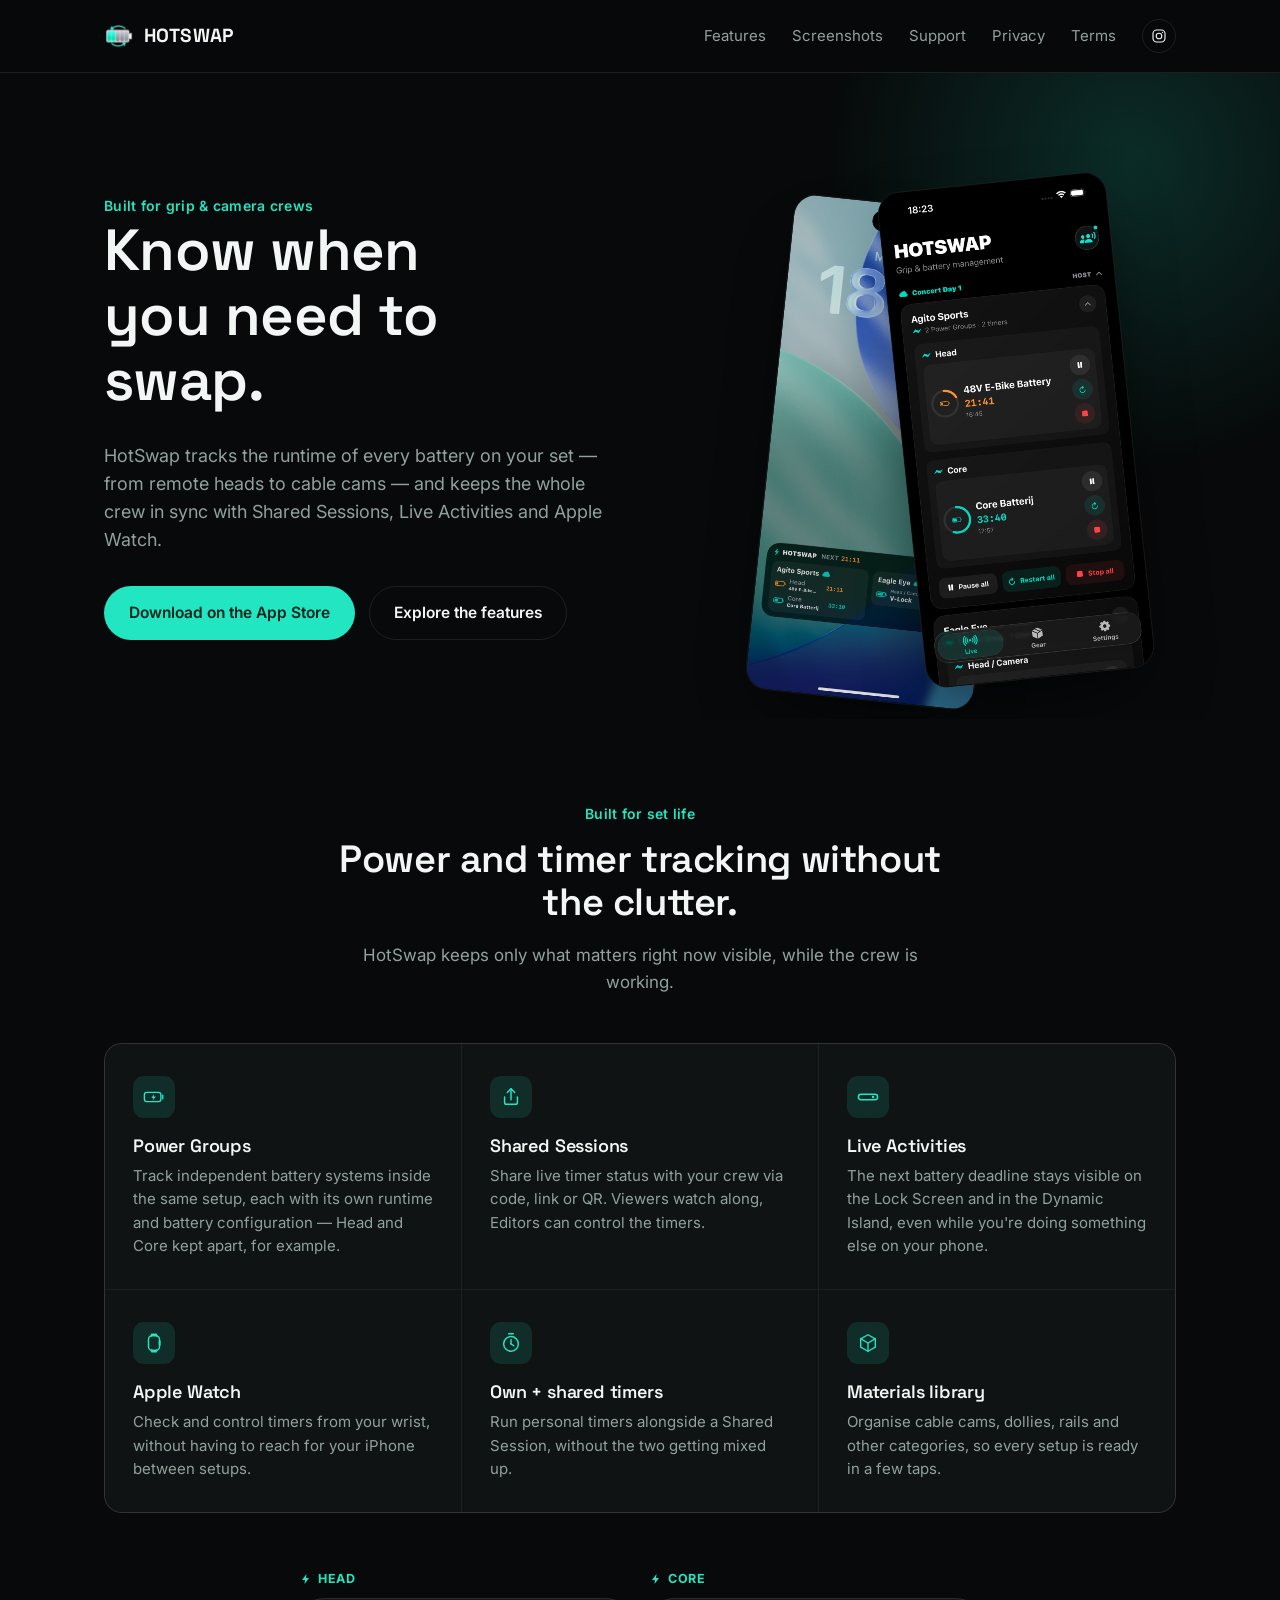
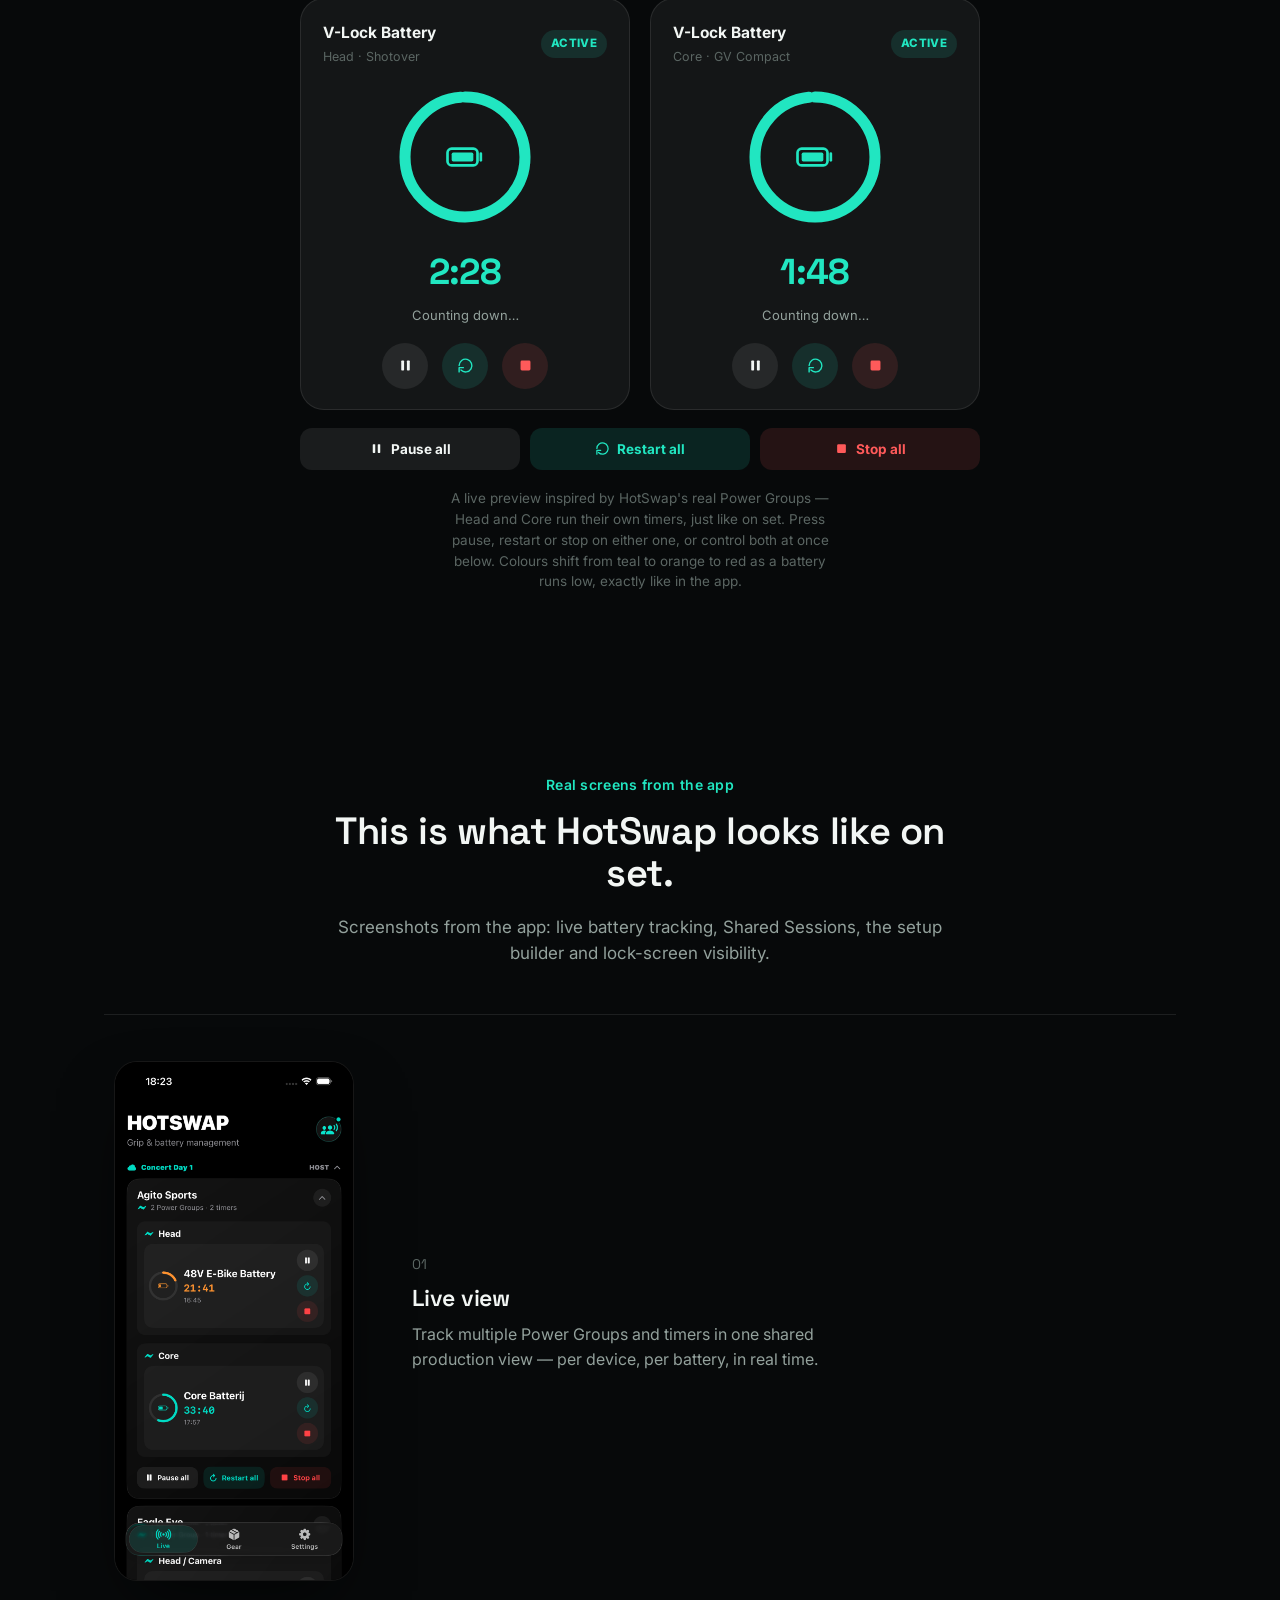
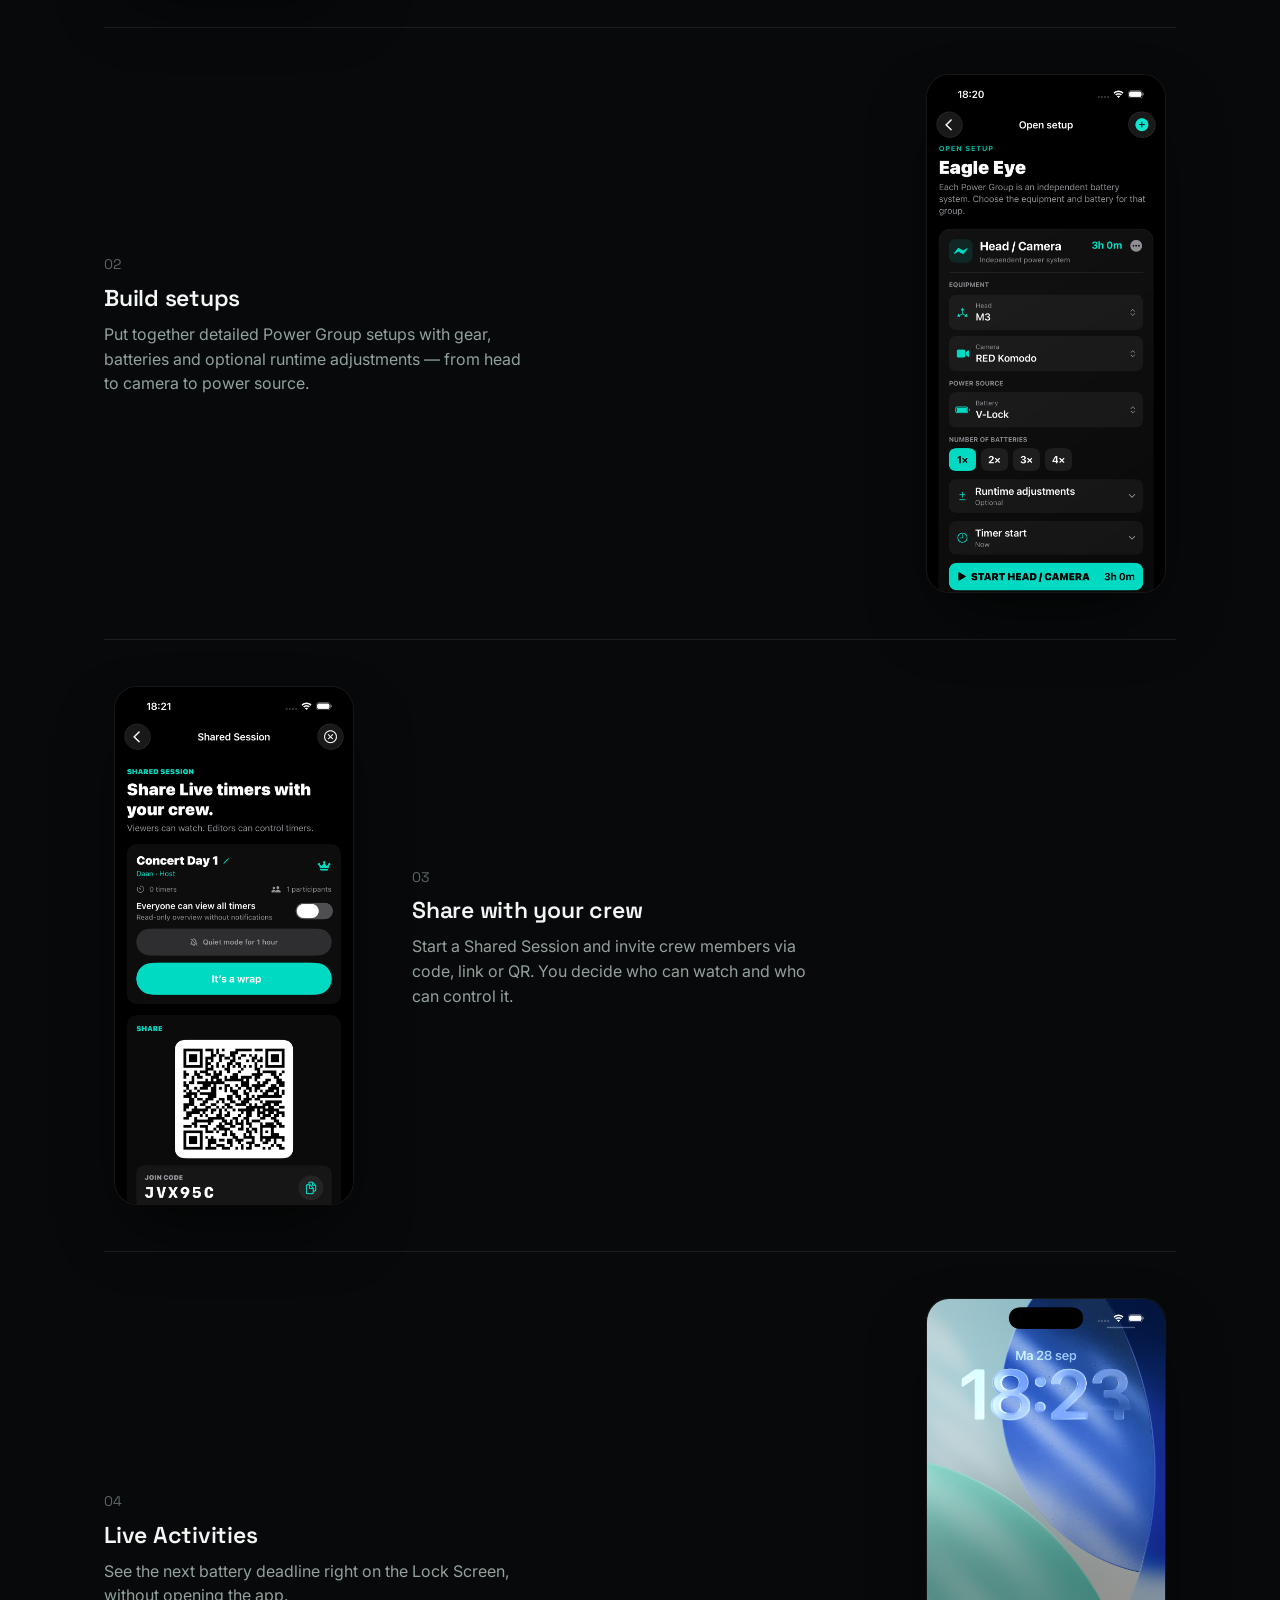
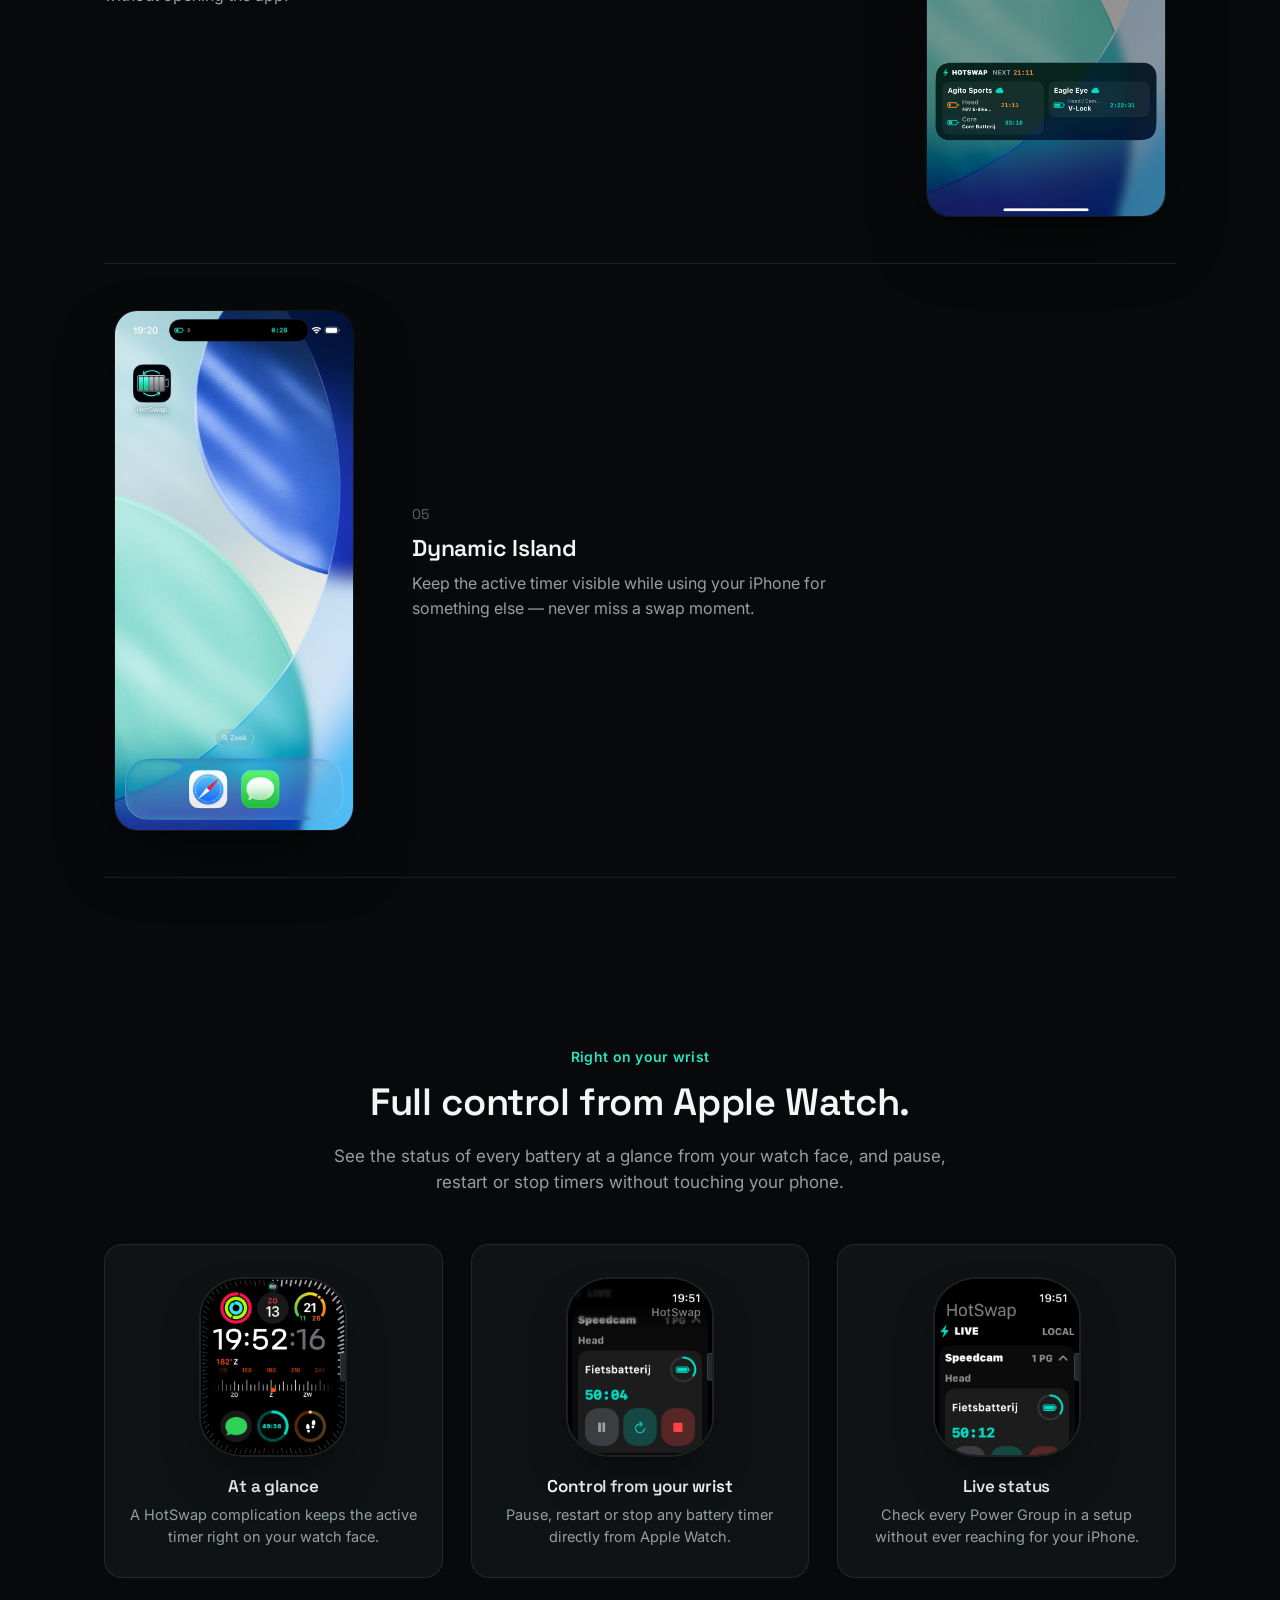
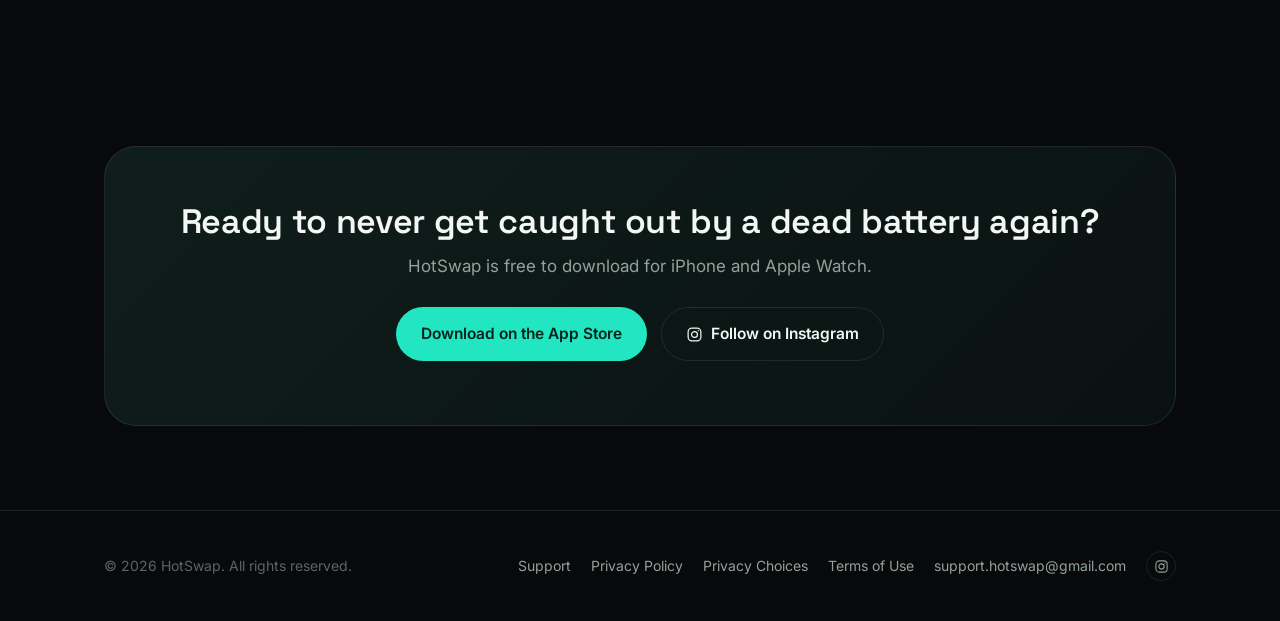
<file: index.html>
<!doctype html>
<html lang="en">
<head>
<meta charset="utf-8">
<meta name="viewport" content="width=device-width, initial-scale=1">
<title>HotSwap — Battery &amp; timer tracking for grip and camera crews</title>
<meta name="description" content="HotSwap tracks battery runtime and countdown timers for your grip and camera gear, shares live status with the crew, and shows deadlines on the lock screen, Dynamic Island and Apple Watch.">
<meta name="theme-color" content="#07090a">
<link rel="icon" href="img/favicon.png">
<link rel="stylesheet" href="styles.css">
<link rel="preconnect" href="https://fonts.googleapis.com">
<link rel="preconnect" href="https://fonts.gstatic.com" crossorigin>
<link href="https://fonts.googleapis.com/css2?family=Inter:wght@400;500;600;700&family=Space+Grotesk:wght@500;600;700&display=swap" rel="stylesheet">
</head>
<body>

<nav class="nav">
  <div class="wrap">
    <a class="brand" href="index.html"><img src="img/logo-mark.png" alt=""> HOTSWAP</a>
    <button class="nav-toggle" aria-label="Menu" onclick="document.querySelector('.nav-links').classList.toggle('open')">☰</button>
    <div class="nav-links">
      <a href="index.html#features">Features</a>
      <a href="index.html#screenshots">Screenshots</a>
      <a href="support.html">Support</a>
      <a href="privacy.html">Privacy</a>
      <a href="terms.html">Terms</a>
      <a class="nav-icon-link" href="https://www.instagram.com/hotswap.app?stkn=MXI0ZXZmc3gxMXU3dw%3D%3D&utm_source=qr" target="_blank" rel="noopener" aria-label="HotSwap on Instagram">
        <svg viewBox="0 0 24 24" fill="none" stroke="currentColor" stroke-width="1.7" stroke-linecap="round" stroke-linejoin="round"><rect x="3" y="3" width="18" height="18" rx="5.5"/><circle cx="12" cy="12" r="4.2"/><circle cx="17.3" cy="6.7" r="0.9" fill="currentColor" stroke="none"/></svg>
      </a>
    </div>
  </div>
</nav>

<header class="hero">
  <div class="wrap hero-grid">
    <div>
      <span class="eyebrow">Built for grip &amp; camera crews</span>
      <h1>Know when you need to swap.</h1>
      <p class="lead">HotSwap tracks the runtime of every battery on your set — from remote heads to cable cams — and keeps the whole crew in sync with Shared Sessions, Live Activities and Apple Watch.</p>
      <div class="cta-row">
        <a class="btn btn-primary" href="#">Download on the App Store</a>
        <a class="btn btn-ghost" href="#features">Explore the features</a>
      </div>
    </div>
    <div class="hero-shots">
      <div class="phone phone--back"><img src="img/lockscreen-liveactivity.png" alt="HotSwap Live Activity on the lock screen"></div>
      <div class="phone phone--front"><img src="img/live-view.png" alt="HotSwap live view with Agito Head and Core batteries"></div>
    </div>
  </div>
</header>

<section id="features">
  <div class="wrap">
    <div class="section-head">
      <span class="eyebrow">Built for set life</span>
      <h2>Power and timer tracking without the clutter.</h2>
      <p>HotSwap keeps only what matters right now visible, while the crew is working.</p>
    </div>

    <div class="features-grid">
      <div class="feature">
        <div class="feature-icon">
          <svg viewBox="0 0 24 24" fill="none" stroke="currentColor" stroke-width="1.5" stroke-linecap="round" stroke-linejoin="round">
            <rect x="1.5" y="7" width="18" height="10" rx="2.5"/>
            <path d="M21.5 10v4"/>
            <path d="M11.9 9 9.2 13h2.2L10.3 16.3 14 11.4h-2.2L11.9 9z" fill="currentColor" stroke="none"/>
          </svg>
        </div>
        <h3>Power Groups</h3>
        <p>Track independent battery systems inside the same setup, each with its own runtime and battery configuration — Head and Core kept apart, for example.</p>
      </div>
      <div class="feature">
        <div class="feature-icon">
          <svg viewBox="0 0 24 24" fill="none" stroke="currentColor" stroke-width="1.6" stroke-linecap="round" stroke-linejoin="round">
            <path d="M12 3v12"/>
            <path d="M8 7l4-4 4 4"/>
            <path d="M5 12v6a2 2 0 0 0 2 2h10a2 2 0 0 0 2-2v-6"/>
          </svg>
        </div>
        <h3>Shared Sessions</h3>
        <p>Share live timer status with your crew via code, link or QR. Viewers watch along, Editors can control the timers.</p>
      </div>
      <div class="feature">
        <div class="feature-icon">
          <svg viewBox="0 0 24 24" fill="none" stroke="currentColor" stroke-width="1.6" stroke-linecap="round" stroke-linejoin="round">
            <rect x="1.5" y="9" width="21" height="6" rx="3"/>
            <circle cx="17.5" cy="12" r="1.3" fill="currentColor" stroke="none"/>
          </svg>
        </div>
        <h3>Live Activities</h3>
        <p>The next battery deadline stays visible on the Lock Screen and in the Dynamic Island, even while you're doing something else on your phone.</p>
      </div>
      <div class="feature">
        <div class="feature-icon">
          <svg viewBox="0 0 24 24" fill="none" stroke="currentColor" stroke-width="1.6" stroke-linecap="round" stroke-linejoin="round">
            <rect x="6" y="4" width="12" height="16" rx="4"/>
            <path d="M9 4.3l.6-1.8h4.8l.6 1.8"/>
            <path d="M9 19.7l.6 1.8h4.8l.6-1.8"/>
            <path d="M18.2 10v4" stroke-width="2.1"/>
          </svg>
        </div>
        <h3>Apple Watch</h3>
        <p>Check and control timers from your wrist, without having to reach for your iPhone between setups.</p>
      </div>
      <div class="feature">
        <div class="feature-icon">
          <svg viewBox="0 0 24 24" fill="none" stroke="currentColor" stroke-width="1.6" stroke-linecap="round" stroke-linejoin="round">
            <circle cx="12" cy="13" r="8"/>
            <path d="M12 13V8.5"/>
            <path d="M9.5 2h5"/>
            <path d="M12 13l3 2"/>
          </svg>
        </div>
        <h3>Own + shared timers</h3>
        <p>Run personal timers alongside a Shared Session, without the two getting mixed up.</p>
      </div>
      <div class="feature">
        <div class="feature-icon">
          <svg viewBox="0 0 24 24" fill="none" stroke="currentColor" stroke-width="1.5" stroke-linecap="round" stroke-linejoin="round">
            <path d="M12 3l8 4.4v9.2L12 21l-8-4.4V7.4L12 3z"/>
            <path d="M4.4 7.6 12 12l7.6-4.4"/>
            <path d="M12 12v9"/>
          </svg>
        </div>
        <h3>Materials library</h3>
        <p>Organise cable cams, dollies, rails and other categories, so every setup is ready in a few taps.</p>
      </div>
    </div>

    <div class="demo-wrap" style="margin-top: 56px;">
      <div class="timer-demo-group">

        <div>
          <div class="pg-label">
            <svg viewBox="0 0 24 24" fill="currentColor"><path d="M13 2 4 14h6l-1 8 9-12h-6z"/></svg>
            Head
          </div>
          <div class="timer-demo-card" data-duration="150">
            <div class="timer-demo-head">
              <div class="who">
                <span class="name">V-Lock Battery</span>
                <span class="cat">Head · Shotover</span>
              </div>
              <div class="timer-demo-badge js-badge">ACTIVE</div>
            </div>

            <div class="timer-ring-wrap">
              <svg viewBox="0 0 148 148">
                <circle class="timer-ring-bg" cx="74" cy="74" r="60"></circle>
                <circle class="timer-ring-progress js-ring" cx="74" cy="74" r="60"></circle>
              </svg>
              <div class="timer-ring-center js-icon-wrap">
                <svg viewBox="0 0 24 24" width="40" height="40" fill="none" stroke="currentColor" stroke-width="1.6" stroke-linecap="round" stroke-linejoin="round">
                  <rect x="1.5" y="7" width="18" height="10" rx="2.5"/>
                  <path d="M21.5 10v4"/>
                  <rect class="js-batt-fill" x="4" y="9.3" width="13" height="5.4" rx="1" fill="currentColor" stroke="none"/>
                </svg>
              </div>
            </div>

            <div class="timer-demo-time js-time">02:30</div>
            <div class="timer-demo-status js-status">Counting down…</div>

            <div class="timer-demo-buttons">
              <button class="timer-btn timer-btn--pause js-pause" aria-label="Pause or resume">
                <svg class="js-pause-icon" viewBox="0 0 24 24" fill="currentColor"><rect x="6" y="5" width="4" height="14" rx="1"/><rect x="14" y="5" width="4" height="14" rx="1"/></svg>
              </button>
              <button class="timer-btn timer-btn--restart js-restart" aria-label="Restart">
                <svg viewBox="0 0 24 24" fill="none" stroke="currentColor" stroke-width="2" stroke-linecap="round" stroke-linejoin="round"><path d="M3 12a9 9 0 1 1 2.6 6.4"/><path d="M3 21v-6h6"/></svg>
              </button>
              <button class="timer-btn timer-btn--stop js-stop" aria-label="Stop">
                <svg viewBox="0 0 24 24" fill="currentColor"><rect x="5" y="5" width="14" height="14" rx="2"/></svg>
              </button>
            </div>
          </div>
        </div>

        <div>
          <div class="pg-label">
            <svg viewBox="0 0 24 24" fill="currentColor"><path d="M13 2 4 14h6l-1 8 9-12h-6z"/></svg>
            Core
          </div>
          <div class="timer-demo-card" data-duration="110">
            <div class="timer-demo-head">
              <div class="who">
                <span class="name">V-Lock Battery</span>
                <span class="cat">Core · GV Compact</span>
              </div>
              <div class="timer-demo-badge js-badge">ACTIVE</div>
            </div>

            <div class="timer-ring-wrap">
              <svg viewBox="0 0 148 148">
                <circle class="timer-ring-bg" cx="74" cy="74" r="60"></circle>
                <circle class="timer-ring-progress js-ring" cx="74" cy="74" r="60"></circle>
              </svg>
              <div class="timer-ring-center js-icon-wrap">
                <svg viewBox="0 0 24 24" width="40" height="40" fill="none" stroke="currentColor" stroke-width="1.6" stroke-linecap="round" stroke-linejoin="round">
                  <rect x="1.5" y="7" width="18" height="10" rx="2.5"/>
                  <path d="M21.5 10v4"/>
                  <rect class="js-batt-fill" x="4" y="9.3" width="13" height="5.4" rx="1" fill="currentColor" stroke="none"/>
                </svg>
              </div>
            </div>

            <div class="timer-demo-time js-time">01:50</div>
            <div class="timer-demo-status js-status">Counting down…</div>

            <div class="timer-demo-buttons">
              <button class="timer-btn timer-btn--pause js-pause" aria-label="Pause or resume">
                <svg class="js-pause-icon" viewBox="0 0 24 24" fill="currentColor"><rect x="6" y="5" width="4" height="14" rx="1"/><rect x="14" y="5" width="4" height="14" rx="1"/></svg>
              </button>
              <button class="timer-btn timer-btn--restart js-restart" aria-label="Restart">
                <svg viewBox="0 0 24 24" fill="none" stroke="currentColor" stroke-width="2" stroke-linecap="round" stroke-linejoin="round"><path d="M3 12a9 9 0 1 1 2.6 6.4"/><path d="M3 21v-6h6"/></svg>
              </button>
              <button class="timer-btn timer-btn--stop js-stop" aria-label="Stop">
                <svg viewBox="0 0 24 24" fill="currentColor"><rect x="5" y="5" width="14" height="14" rx="2"/></svg>
              </button>
            </div>
          </div>
        </div>

      </div>

      <div class="timer-demo-allrow">
        <button class="all-btn all-btn--pause" id="allPauseBtn">
          <svg viewBox="0 0 24 24" fill="currentColor"><rect x="6" y="5" width="4" height="14" rx="1"/><rect x="14" y="5" width="4" height="14" rx="1"/></svg>
          Pause all
        </button>
        <button class="all-btn all-btn--restart" id="allRestartBtn">
          <svg viewBox="0 0 24 24" fill="none" stroke="currentColor" stroke-width="2" stroke-linecap="round" stroke-linejoin="round"><path d="M3 12a9 9 0 1 1 2.6 6.4"/><path d="M3 21v-6h6"/></svg>
          Restart all
        </button>
        <button class="all-btn all-btn--stop" id="allStopBtn">
          <svg viewBox="0 0 24 24" fill="currentColor"><rect x="5" y="5" width="14" height="14" rx="2"/></svg>
          Stop all
        </button>
      </div>
    </div>
    <p class="demo-caption">A live preview inspired by HotSwap's real Power Groups — Head and Core run their own timers, just like on set. Press pause, restart or stop on either one, or control both at once below. Colours shift from teal to orange to red as a battery runs low, exactly like in the app.</p>
  </div>
</section>

<section id="screenshots">
  <div class="wrap">
    <div class="section-head">
      <span class="eyebrow">Real screens from the app</span>
      <h2>This is what HotSwap looks like on set.</h2>
      <p>Screenshots from the app: live battery tracking, Shared Sessions, the setup builder and lock-screen visibility.</p>
    </div>

    <div class="showcase-row">
      <div class="showcase-shot">
        <div class="phone"><img src="img/live-view.png" alt="Live view with multiple Power Groups and timers"></div>
      </div>
      <div class="showcase-copy">
        <div class="index">01</div>
        <h3>Live view</h3>
        <p>Track multiple Power Groups and timers in one shared production view — per device, per battery, in real time.</p>
      </div>
    </div>

    <div class="showcase-row reverse">
      <div class="showcase-shot">
        <div class="phone"><img src="img/setup-eagleeye.png" alt="Setup builder for an Eagle Eye cable cam with an M3 head and RED Komodo camera"></div>
      </div>
      <div class="showcase-copy">
        <div class="index">02</div>
        <h3>Build setups</h3>
        <p>Put together detailed Power Group setups with gear, batteries and optional runtime adjustments — from head to camera to power source.</p>
      </div>
    </div>

    <div class="showcase-row">
      <div class="showcase-shot">
        <div class="phone"><img src="img/shared-session-qr.png" alt="Sharing a Shared Session via QR code"></div>
      </div>
      <div class="showcase-copy">
        <div class="index">03</div>
        <h3>Share with your crew</h3>
        <p>Start a Shared Session and invite crew members via code, link or QR. You decide who can watch and who can control it.</p>
      </div>
    </div>

    <div class="showcase-row reverse">
      <div class="showcase-shot">
        <div class="phone"><img src="img/lockscreen-liveactivity.png" alt="Live Activity on the lock screen"></div>
      </div>
      <div class="showcase-copy">
        <div class="index">04</div>
        <h3>Live Activities</h3>
        <p>See the next battery deadline right on the Lock Screen, without opening the app.</p>
      </div>
    </div>

    <div class="showcase-row">
      <div class="showcase-shot">
        <div class="phone"><img src="img/dynamic-island.png" alt="HotSwap timer in the Dynamic Island"></div>
      </div>
      <div class="showcase-copy">
        <div class="index">05</div>
        <h3>Dynamic Island</h3>
        <p>Keep the active timer visible while using your iPhone for something else — never miss a swap moment.</p>
      </div>
    </div>
  </div>
</section>

<section id="watch">
  <div class="wrap">
    <div class="section-head">
      <span class="eyebrow">Right on your wrist</span>
      <h2>Full control from Apple Watch.</h2>
      <p>See the status of every battery at a glance from your watch face, and pause, restart or stop timers without touching your phone.</p>
    </div>

    <div class="watch-grid">
      <div class="watch-card">
        <div class="watch"><img src="img/watch-face.png" alt="HotSwap complication on an Apple Watch face"></div>
        <h3>At a glance</h3>
        <p>A HotSwap complication keeps the active timer right on your watch face.</p>
      </div>
      <div class="watch-card">
        <div class="watch"><img src="img/watch-timer.png" alt="Controlling a HotSwap timer on Apple Watch"></div>
        <h3>Control from your wrist</h3>
        <p>Pause, restart or stop any battery timer directly from Apple Watch.</p>
      </div>
      <div class="watch-card">
        <div class="watch"><img src="img/watch-live.png" alt="Live Power Group status on Apple Watch"></div>
        <h3>Live status</h3>
        <p>Check every Power Group in a setup without ever reaching for your iPhone.</p>
      </div>
    </div>
  </div>
</section>

<section>
  <div class="wrap">
    <div class="cta-band">
      <h2>Ready to never get caught out by a dead battery again?</h2>
      <p>HotSwap is free to download for iPhone and Apple Watch.</p>
      <div class="cta-row">
        <a class="btn btn-primary" href="#">Download on the App Store</a>
        <a class="btn btn-instagram" href="https://www.instagram.com/hotswap.app?stkn=MXI0ZXZmc3gxMXU3dw%3D%3D&utm_source=qr" target="_blank" rel="noopener">
          <svg viewBox="0 0 24 24" fill="none" stroke="currentColor" stroke-width="1.7" stroke-linecap="round" stroke-linejoin="round"><rect x="3" y="3" width="18" height="18" rx="5.5"/><circle cx="12" cy="12" r="4.2"/><circle cx="17.3" cy="6.7" r="0.9" fill="currentColor" stroke="none"/></svg>
          Follow on Instagram
        </a>
      </div>
    </div>
  </div>
</section>

<footer>
  <div class="wrap">
    <div class="copyright">© 2026 HotSwap. All rights reserved.</div>
    <div class="foot-links">
      <a href="support.html">Support</a>
      <a href="privacy.html">Privacy Policy</a>
      <a href="privacy-choices.html">Privacy Choices</a>
      <a href="terms.html">Terms of Use</a>
      <a href="mailto:support.hotswap@gmail.com">support.hotswap@gmail.com</a>
      <a class="social-icon" href="https://www.instagram.com/hotswap.app?stkn=MXI0ZXZmc3gxMXU3dw%3D%3D&utm_source=qr" target="_blank" rel="noopener" aria-label="HotSwap on Instagram">
        <svg viewBox="0 0 24 24" fill="none" stroke="currentColor" stroke-width="1.7" stroke-linecap="round" stroke-linejoin="round"><rect x="3" y="3" width="18" height="18" rx="5.5"/><circle cx="12" cy="12" r="4.2"/><circle cx="17.3" cy="6.7" r="0.9" fill="currentColor" stroke="none"/></svg>
      </a>
    </div>
  </div>
</footer>

<script>
(function () {
  var R = 60;
  var CIRC = 2 * Math.PI * R;
  var PAUSE_PATH = '<rect x="6" y="5" width="4" height="14" rx="1"/><rect x="14" y="5" width="4" height="14" rx="1"/>';
  var PLAY_PATH = '<path d="M7 5.5v13l11-6.5z"/>';

  function colorFor(remaining, duration, paused, stopped) {
    if (stopped) return '#ff5a5a';
    if (paused) return '#f5a623';
    var pct = remaining / duration;
    if (pct <= 0.15) return '#ff5a5a';
    if (pct <= 0.30) return '#f5a623';
    return '#21e6c1';
  }

  function batteryLevel(pct) {
    if (pct <= 0.05) return 0;
    if (pct <= 0.35) return 0.25;
    if (pct <= 0.65) return 0.5;
    if (pct <= 0.85) return 0.75;
    return 1;
  }

  function format(sec) {
    sec = Math.max(0, sec);
    var h = Math.floor(sec / 3600);
    var m = Math.floor((sec % 3600) / 60);
    var s = sec % 60;
    var mm = (h > 0 ? String(m).padStart(2, '0') : String(m));
    var ss = String(s).padStart(2, '0');
    return h > 0 ? (h + ':' + mm + ':' + ss) : (mm + ':' + ss);
  }

  function initTimerCard(card) {
    var DURATION = parseInt(card.dataset.duration, 10) || 120;
    var ring = card.querySelector('.js-ring');
    var timeEl = card.querySelector('.js-time');
    var statusEl = card.querySelector('.js-status');
    var badgeEl = card.querySelector('.js-badge');
    var iconWrap = card.querySelector('.js-icon-wrap');
    var battFill = card.querySelector('.js-batt-fill');
    var pauseBtn = card.querySelector('.js-pause');
    var pauseIcon = card.querySelector('.js-pause-icon');
    var restartBtn = card.querySelector('.js-restart');
    var stopBtn = card.querySelector('.js-stop');

    ring.style.strokeDasharray = CIRC;

    var remaining = DURATION;
    var paused = false;
    var stopped = false;

    function render() {
      var pct = Math.max(0, remaining / DURATION);
      var color = colorFor(remaining, DURATION, paused, stopped);

      ring.style.strokeDashoffset = CIRC * (1 - pct);
      ring.style.stroke = color;
      timeEl.style.color = color;
      iconWrap.style.color = color;
      timeEl.textContent = format(remaining);

      var lvl = stopped ? 0 : batteryLevel(pct);
      battFill.setAttribute('width', (13 * lvl).toFixed(1));

      badgeEl.style.color = color;
      badgeEl.style.background = color === '#21e6c1' ? 'rgba(33,230,193,0.12)' : (color === '#f5a623' ? 'rgba(245,166,35,0.14)' : 'rgba(255,90,90,0.14)');

      if (stopped) {
        badgeEl.textContent = 'STOPPED';
        statusEl.textContent = 'Timer stopped';
      } else if (remaining <= 0) {
        badgeEl.textContent = 'EXPIRED';
        statusEl.textContent = 'Battery empty — swap now';
      } else if (paused) {
        badgeEl.textContent = 'PAUSED';
        statusEl.textContent = 'Timer paused';
      } else {
        badgeEl.textContent = 'ACTIVE';
        statusEl.textContent = 'Counting down…';
      }
    }

    function doPause() {
      if (stopped || remaining <= 0 || paused) return;
      paused = true;
      pauseIcon.innerHTML = PLAY_PATH;
      render();
    }
    function doResume() {
      if (stopped || remaining <= 0 || !paused) return;
      paused = false;
      pauseIcon.innerHTML = PAUSE_PATH;
      render();
    }
    function doRestart() {
      remaining = DURATION;
      paused = false;
      stopped = false;
      pauseIcon.innerHTML = PAUSE_PATH;
      restartBtn.classList.remove('pulse');
      void restartBtn.offsetWidth;
      restartBtn.classList.add('pulse');
      render();
    }
    function doStop() {
      stopped = true;
      paused = true;
      render();
    }

    pauseBtn.addEventListener('click', function () {
      if (stopped || remaining <= 0) return;
      if (paused) { doResume(); } else { doPause(); }
    });
    restartBtn.addEventListener('click', doRestart);
    stopBtn.addEventListener('click', doStop);

    render();

    return {
      tick: function () {
        if (!paused && !stopped && remaining > 0) {
          remaining -= 1;
          render();
        }
      },
      isRunning: function () { return !paused && !stopped && remaining > 0; },
      pause: doPause,
      resume: doResume,
      restart: doRestart,
      stop: doStop
    };
  }

  var cards = Array.prototype.slice.call(document.querySelectorAll('.timer-demo-card'));
  if (!cards.length) return;

  var instances = cards.map(initTimerCard);

  setInterval(function () {
    instances.forEach(function (i) { i.tick(); });
    syncAllPauseLabel();
  }, 1000);

  var allPauseBtn = document.getElementById('allPauseBtn');
  var allRestartBtn = document.getElementById('allRestartBtn');
  var allStopBtn = document.getElementById('allStopBtn');

  function syncAllPauseLabel() {
    if (!allPauseBtn) return;
    var anyRunning = instances.some(function (i) { return i.isRunning(); });
    allPauseBtn.lastChild.textContent = anyRunning ? ' Pause all' : ' Resume all';
  }

  if (allPauseBtn) {
    allPauseBtn.addEventListener('click', function () {
      var anyRunning = instances.some(function (i) { return i.isRunning(); });
      instances.forEach(function (i) { if (anyRunning) { i.pause(); } else { i.resume(); } });
      syncAllPauseLabel();
    });
  }
  if (allRestartBtn) {
    allRestartBtn.addEventListener('click', function () {
      instances.forEach(function (i) { i.restart(); });
      syncAllPauseLabel();
    });
  }
  if (allStopBtn) {
    allStopBtn.addEventListener('click', function () {
      instances.forEach(function (i) { i.stop(); });
      syncAllPauseLabel();
    });
  }
})();
</script>

</body>
</html>
</file>
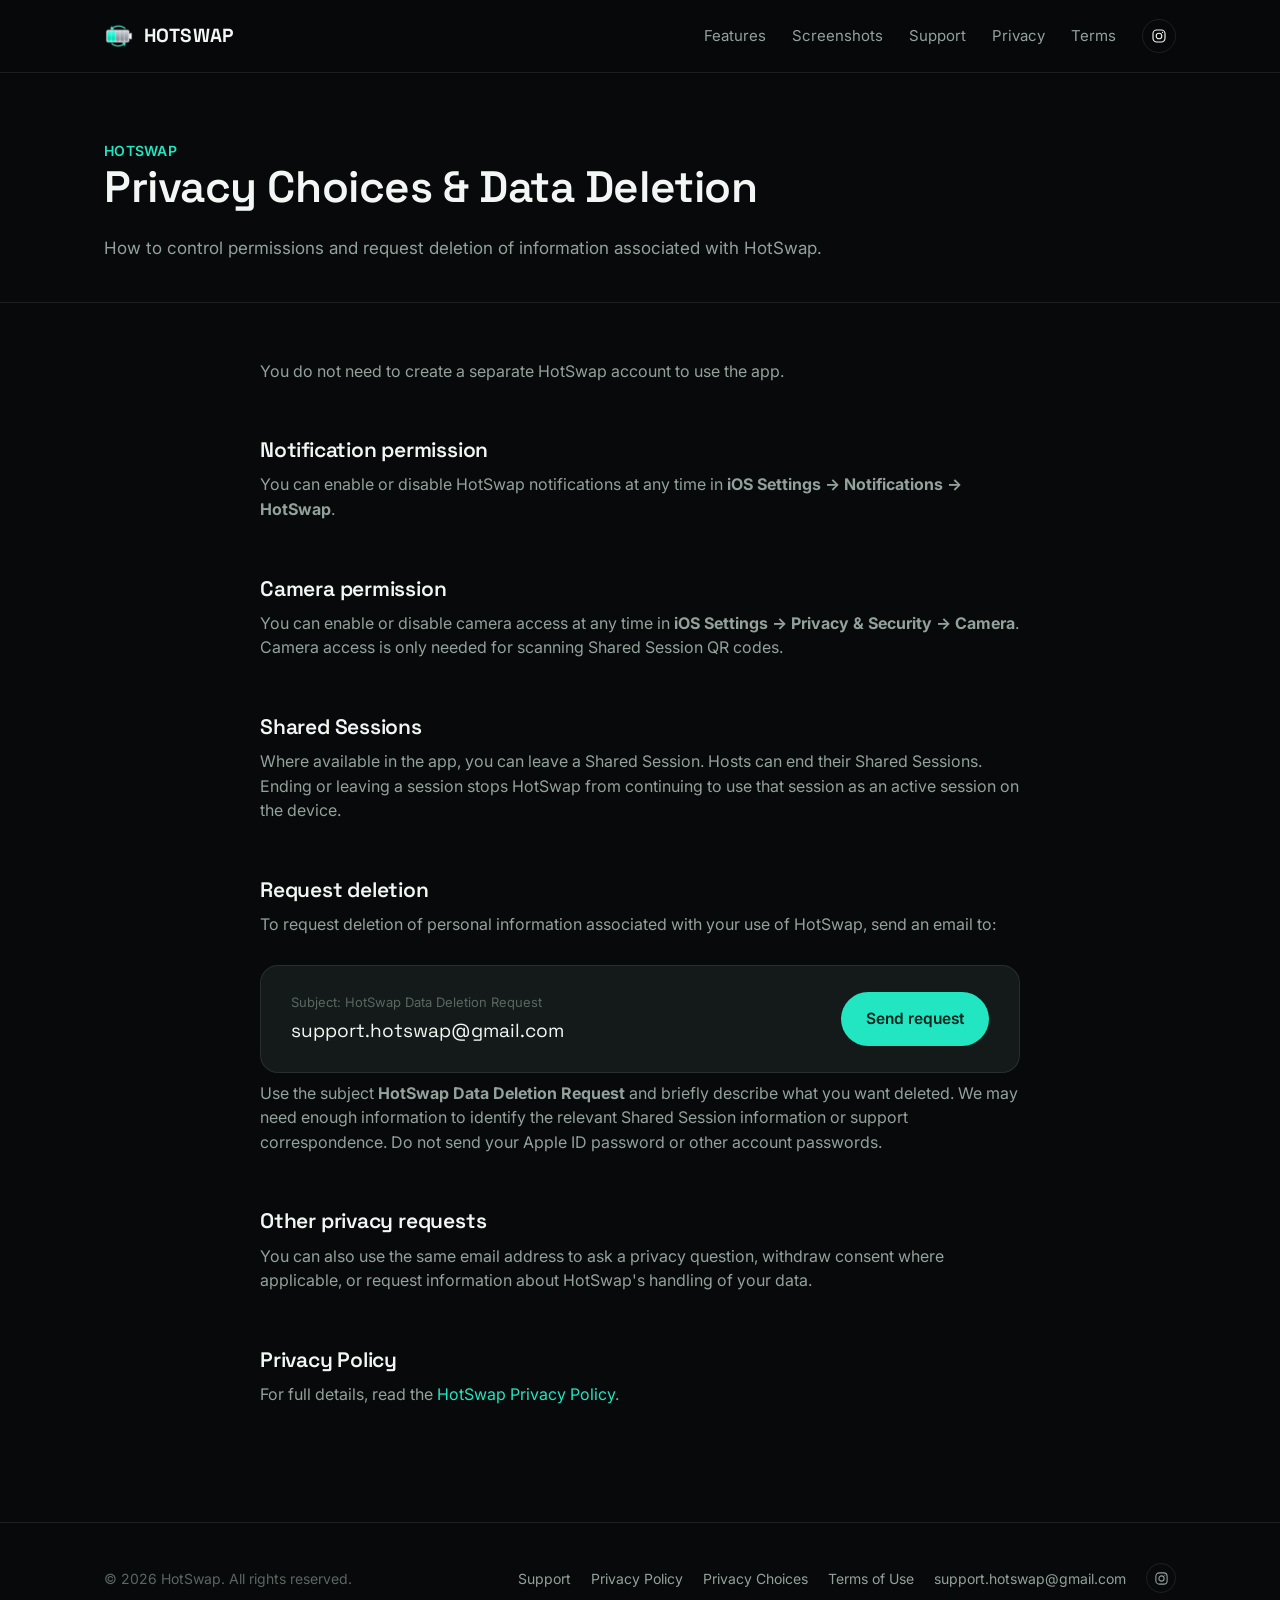
<file: privacy-choices.html>
<!doctype html>
<html lang="en">
<head>
<meta charset="utf-8">
<meta name="viewport" content="width=device-width, initial-scale=1">
<title>HotSwap — Privacy Choices</title>
<meta name="description" content="Privacy choices and data-deletion requests for HotSwap.">
<meta name="theme-color" content="#07090a">
<link rel="icon" href="img/favicon.png">
<link rel="stylesheet" href="styles.css">
<link rel="preconnect" href="https://fonts.googleapis.com">
<link rel="preconnect" href="https://fonts.gstatic.com" crossorigin>
<link href="https://fonts.googleapis.com/css2?family=Inter:wght@400;500;600;700&family=Space+Grotesk:wght@500;600;700&display=swap" rel="stylesheet">
</head>
<body>

<nav class="nav">
  <div class="wrap">
    <a class="brand" href="index.html"><img src="img/logo-mark.png" alt=""> HOTSWAP</a>
    <button class="nav-toggle" aria-label="Menu" onclick="document.querySelector('.nav-links').classList.toggle('open')">☰</button>
    <div class="nav-links">
      <a href="index.html#features">Features</a>
      <a href="index.html#screenshots">Screenshots</a>
      <a href="support.html">Support</a>
      <a href="privacy.html">Privacy</a>
      <a href="terms.html">Terms</a>
      <a class="nav-icon-link" href="https://www.instagram.com/hotswap.app?stkn=MXI0ZXZmc3gxMXU3dw%3D%3D&utm_source=qr" target="_blank" rel="noopener" aria-label="HotSwap on Instagram">
        <svg viewBox="0 0 24 24" fill="none" stroke="currentColor" stroke-width="1.7" stroke-linecap="round" stroke-linejoin="round"><rect x="3" y="3" width="18" height="18" rx="5.5"/><circle cx="12" cy="12" r="4.2"/><circle cx="17.3" cy="6.7" r="0.9" fill="currentColor" stroke="none"/></svg>
      </a>
    </div>
  </div>
</nav>

<header class="page-head">
  <div class="wrap">
    <span class="eyebrow">HOTSWAP</span>
    <h1>Privacy Choices &amp; Data Deletion</h1>
    <p>How to control permissions and request deletion of information associated with HotSwap.</p>
  </div>
</header>

<div class="doc">

  <p>You do not need to create a separate HotSwap account to use the app.</p>

  <h2>Notification permission</h2>
  <p>You can enable or disable HotSwap notifications at any time in <strong>iOS Settings → Notifications → HotSwap</strong>.</p>

  <h2>Camera permission</h2>
  <p>You can enable or disable camera access at any time in <strong>iOS Settings → Privacy &amp; Security → Camera</strong>. Camera access is only needed for scanning Shared Session QR codes.</p>

  <h2>Shared Sessions</h2>
  <p>Where available in the app, you can leave a Shared Session. Hosts can end their Shared Sessions. Ending or leaving a session stops HotSwap from continuing to use that session as an active session on the device.</p>

  <h2>Request deletion</h2>
  <p>To request deletion of personal information associated with your use of HotSwap, send an email to:</p>

  <div class="contact-box">
    <div>
      <div class="label">Subject: HotSwap Data Deletion Request</div>
      <div class="value">support.hotswap@gmail.com</div>
    </div>
    <a class="btn btn-primary" href="mailto:support.hotswap@gmail.com?subject=HotSwap%20Data%20Deletion%20Request">Send request</a>
  </div>

  <p>Use the subject <strong>HotSwap Data Deletion Request</strong> and briefly describe what you want deleted. We may need enough information to identify the relevant Shared Session information or support correspondence. Do not send your Apple ID password or other account passwords.</p>

  <h2>Other privacy requests</h2>
  <p>You can also use the same email address to ask a privacy question, withdraw consent where applicable, or request information about HotSwap's handling of your data.</p>

  <h2>Privacy Policy</h2>
  <p>For full details, read the <a href="privacy.html">HotSwap Privacy Policy</a>.</p>

</div>

<footer>
  <div class="wrap">
    <div class="copyright">© 2026 HotSwap. All rights reserved.</div>
    <div class="foot-links">
      <a href="support.html">Support</a>
      <a href="privacy.html">Privacy Policy</a>
      <a href="privacy-choices.html">Privacy Choices</a>
      <a href="terms.html">Terms of Use</a>
      <a href="mailto:support.hotswap@gmail.com">support.hotswap@gmail.com</a>
      <a class="social-icon" href="https://www.instagram.com/hotswap.app?stkn=MXI0ZXZmc3gxMXU3dw%3D%3D&utm_source=qr" target="_blank" rel="noopener" aria-label="HotSwap on Instagram">
        <svg viewBox="0 0 24 24" fill="none" stroke="currentColor" stroke-width="1.7" stroke-linecap="round" stroke-linejoin="round"><rect x="3" y="3" width="18" height="18" rx="5.5"/><circle cx="12" cy="12" r="4.2"/><circle cx="17.3" cy="6.7" r="0.9" fill="currentColor" stroke="none"/></svg>
      </a>
    </div>
  </div>
</footer>

</body>
</html>
</file>
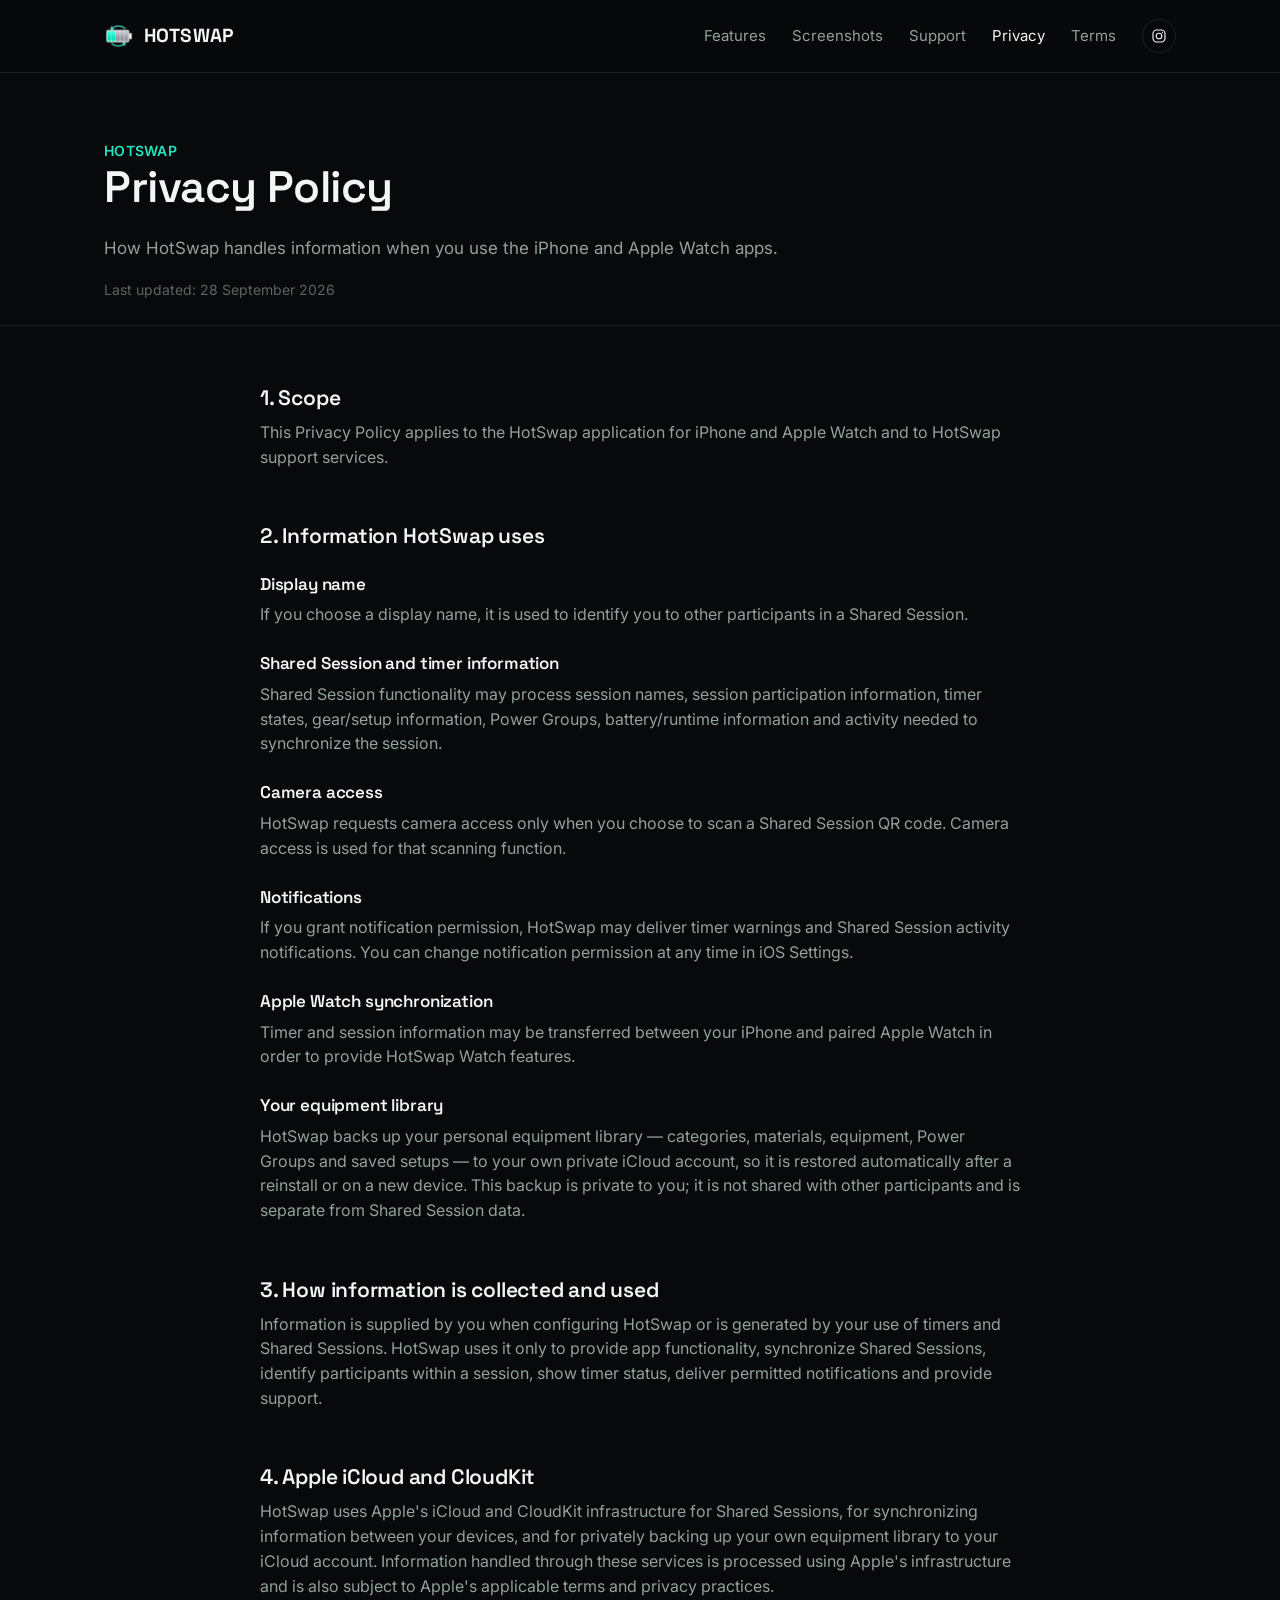
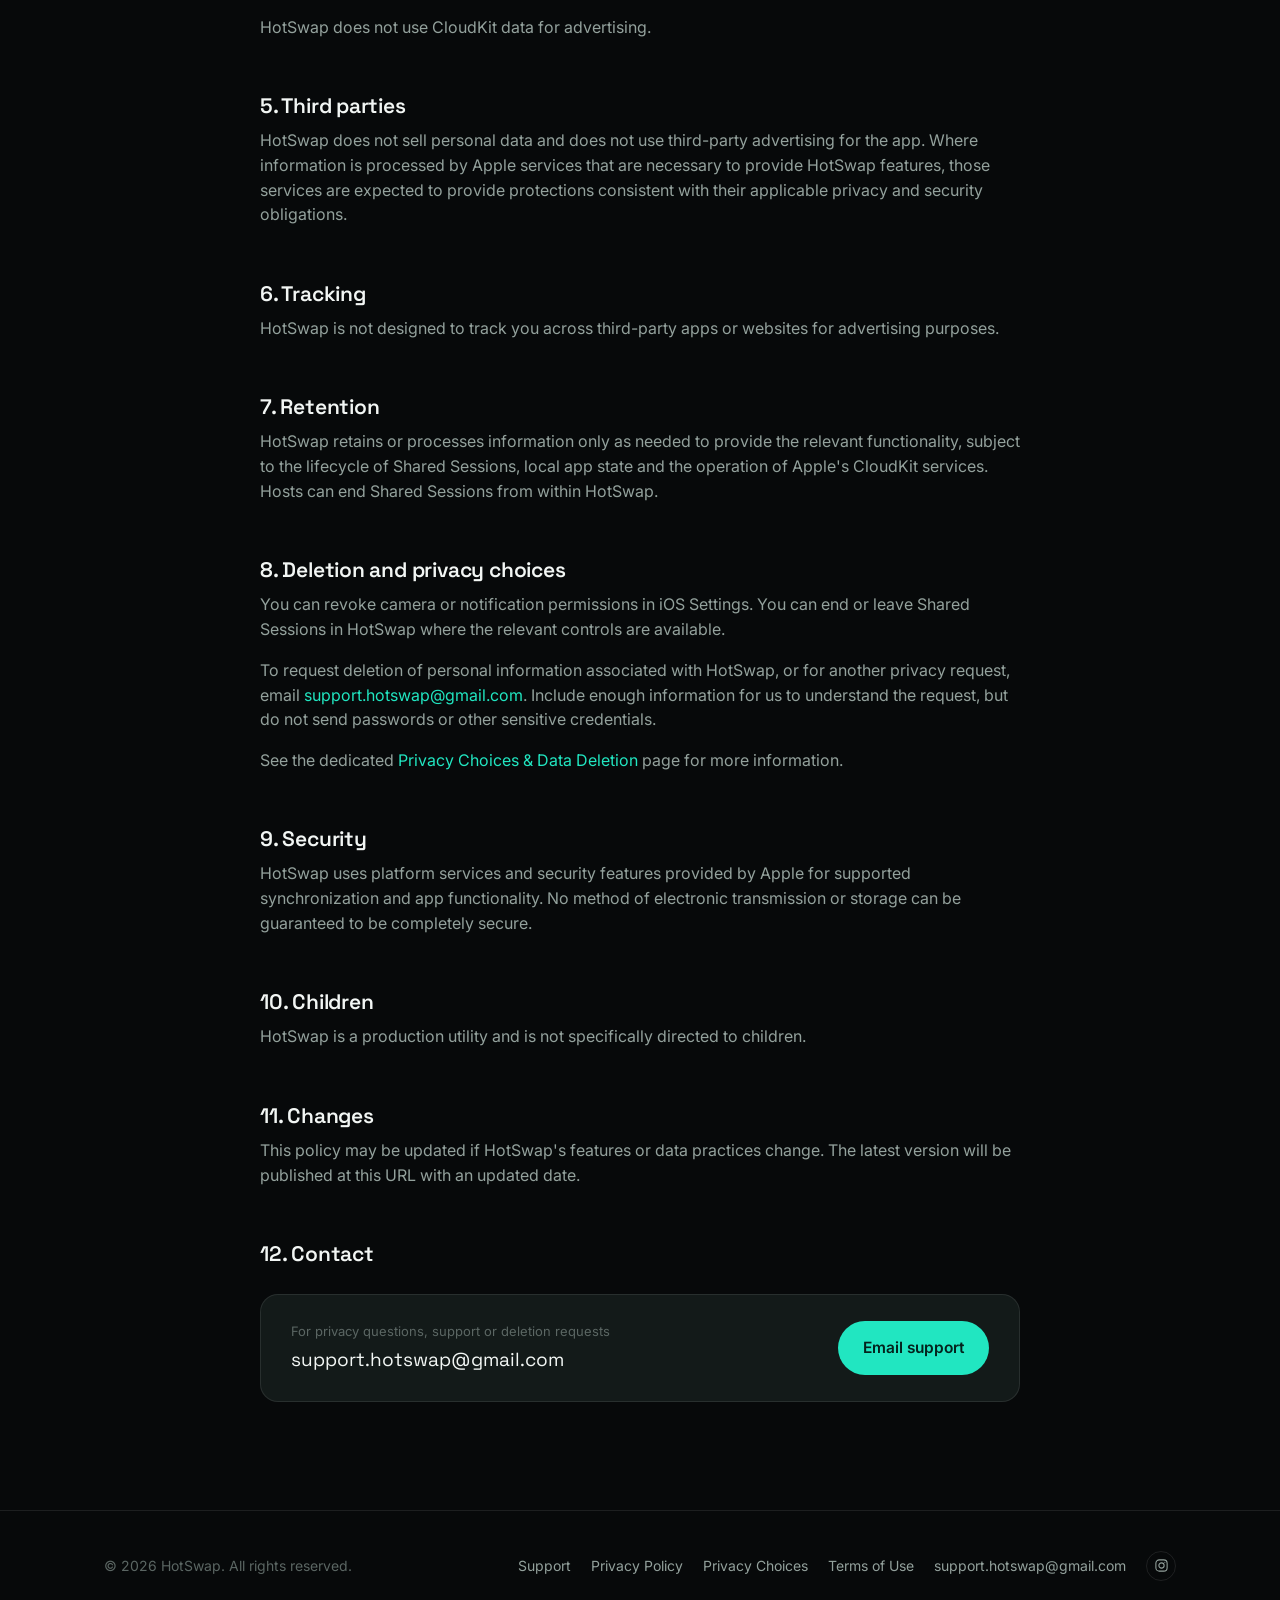
<file: privacy.html>
<!doctype html>
<html lang="en">
<head>
<meta charset="utf-8">
<meta name="viewport" content="width=device-width, initial-scale=1">
<title>HotSwap — Privacy Policy</title>
<meta name="description" content="HotSwap Privacy Policy: how the app and its Apple Watch companion handle information.">
<meta name="theme-color" content="#07090a">
<link rel="icon" href="img/favicon.png">
<link rel="stylesheet" href="styles.css">
<link rel="preconnect" href="https://fonts.googleapis.com">
<link rel="preconnect" href="https://fonts.gstatic.com" crossorigin>
<link href="https://fonts.googleapis.com/css2?family=Inter:wght@400;500;600;700&family=Space+Grotesk:wght@500;600;700&display=swap" rel="stylesheet">
</head>
<body>

<nav class="nav">
  <div class="wrap">
    <a class="brand" href="index.html"><img src="img/logo-mark.png" alt=""> HOTSWAP</a>
    <button class="nav-toggle" aria-label="Menu" onclick="document.querySelector('.nav-links').classList.toggle('open')">☰</button>
    <div class="nav-links">
      <a href="index.html#features">Features</a>
      <a href="index.html#screenshots">Screenshots</a>
      <a href="support.html">Support</a>
      <a href="privacy.html" class="active">Privacy</a>
      <a href="terms.html">Terms</a>
      <a class="nav-icon-link" href="https://www.instagram.com/hotswap.app?stkn=MXI0ZXZmc3gxMXU3dw%3D%3D&utm_source=qr" target="_blank" rel="noopener" aria-label="HotSwap on Instagram">
        <svg viewBox="0 0 24 24" fill="none" stroke="currentColor" stroke-width="1.7" stroke-linecap="round" stroke-linejoin="round"><rect x="3" y="3" width="18" height="18" rx="5.5"/><circle cx="12" cy="12" r="4.2"/><circle cx="17.3" cy="6.7" r="0.9" fill="currentColor" stroke="none"/></svg>
      </a>
    </div>
  </div>
</nav>

<header class="page-head">
  <div class="wrap">
    <span class="eyebrow">HOTSWAP</span>
    <h1>Privacy Policy</h1>
    <p>How HotSwap handles information when you use the iPhone and Apple Watch apps.</p>
    <div class="updated">Last updated: 28 September 2026</div>
  </div>
</header>

<div class="doc">

  <h2>1. Scope</h2>
  <p>This Privacy Policy applies to the HotSwap application for iPhone and Apple Watch and to HotSwap support services.</p>

  <h2>2. Information HotSwap uses</h2>

  <h3>Display name</h3>
  <p>If you choose a display name, it is used to identify you to other participants in a Shared Session.</p>

  <h3>Shared Session and timer information</h3>
  <p>Shared Session functionality may process session names, session participation information, timer states, gear/setup information, Power Groups, battery/runtime information and activity needed to synchronize the session.</p>

  <h3>Camera access</h3>
  <p>HotSwap requests camera access only when you choose to scan a Shared Session QR code. Camera access is used for that scanning function.</p>

  <h3>Notifications</h3>
  <p>If you grant notification permission, HotSwap may deliver timer warnings and Shared Session activity notifications. You can change notification permission at any time in iOS Settings.</p>

  <h3>Apple Watch synchronization</h3>
  <p>Timer and session information may be transferred between your iPhone and paired Apple Watch in order to provide HotSwap Watch features.</p>

  <h3>Your equipment library</h3>
  <p>HotSwap backs up your personal equipment library — categories, materials, equipment, Power Groups and saved setups — to your own private iCloud account, so it is restored automatically after a reinstall or on a new device. This backup is private to you; it is not shared with other participants and is separate from Shared Session data.</p>

  <h2>3. How information is collected and used</h2>
  <p>Information is supplied by you when configuring HotSwap or is generated by your use of timers and Shared Sessions. HotSwap uses it only to provide app functionality, synchronize Shared Sessions, identify participants within a session, show timer status, deliver permitted notifications and provide support.</p>

  <h2>4. Apple iCloud and CloudKit</h2>
  <p>HotSwap uses Apple's iCloud and CloudKit infrastructure for Shared Sessions, for synchronizing information between your devices, and for privately backing up your own equipment library to your iCloud account. Information handled through these services is processed using Apple's infrastructure and is also subject to Apple's applicable terms and privacy practices.</p>
  <p>HotSwap does not use CloudKit data for advertising.</p>

  <h2>5. Third parties</h2>
  <p>HotSwap does not sell personal data and does not use third-party advertising for the app. Where information is processed by Apple services that are necessary to provide HotSwap features, those services are expected to provide protections consistent with their applicable privacy and security obligations.</p>

  <h2>6. Tracking</h2>
  <p>HotSwap is not designed to track you across third-party apps or websites for advertising purposes.</p>

  <h2>7. Retention</h2>
  <p>HotSwap retains or processes information only as needed to provide the relevant functionality, subject to the lifecycle of Shared Sessions, local app state and the operation of Apple's CloudKit services. Hosts can end Shared Sessions from within HotSwap.</p>

  <h2>8. Deletion and privacy choices</h2>
  <p>You can revoke camera or notification permissions in iOS Settings. You can end or leave Shared Sessions in HotSwap where the relevant controls are available.</p>
  <p>To request deletion of personal information associated with HotSwap, or for another privacy request, email <a href="mailto:support.hotswap@gmail.com">support.hotswap@gmail.com</a>. Include enough information for us to understand the request, but do not send passwords or other sensitive credentials.</p>
  <p>See the dedicated <a href="privacy-choices.html">Privacy Choices &amp; Data Deletion</a> page for more information.</p>

  <h2>9. Security</h2>
  <p>HotSwap uses platform services and security features provided by Apple for supported synchronization and app functionality. No method of electronic transmission or storage can be guaranteed to be completely secure.</p>

  <h2>10. Children</h2>
  <p>HotSwap is a production utility and is not specifically directed to children.</p>

  <h2>11. Changes</h2>
  <p>This policy may be updated if HotSwap's features or data practices change. The latest version will be published at this URL with an updated date.</p>

  <h2>12. Contact</h2>
  <div class="contact-box">
    <div>
      <div class="label">For privacy questions, support or deletion requests</div>
      <div class="value">support.hotswap@gmail.com</div>
    </div>
    <a class="btn btn-primary" href="mailto:support.hotswap@gmail.com">Email support</a>
  </div>

</div>

<footer>
  <div class="wrap">
    <div class="copyright">© 2026 HotSwap. All rights reserved.</div>
    <div class="foot-links">
      <a href="support.html">Support</a>
      <a href="privacy.html">Privacy Policy</a>
      <a href="privacy-choices.html">Privacy Choices</a>
      <a href="terms.html">Terms of Use</a>
      <a href="mailto:support.hotswap@gmail.com">support.hotswap@gmail.com</a>
      <a class="social-icon" href="https://www.instagram.com/hotswap.app?stkn=MXI0ZXZmc3gxMXU3dw%3D%3D&utm_source=qr" target="_blank" rel="noopener" aria-label="HotSwap on Instagram">
        <svg viewBox="0 0 24 24" fill="none" stroke="currentColor" stroke-width="1.7" stroke-linecap="round" stroke-linejoin="round"><rect x="3" y="3" width="18" height="18" rx="5.5"/><circle cx="12" cy="12" r="4.2"/><circle cx="17.3" cy="6.7" r="0.9" fill="currentColor" stroke="none"/></svg>
      </a>
    </div>
  </div>
</footer>

</body>
</html>
</file>
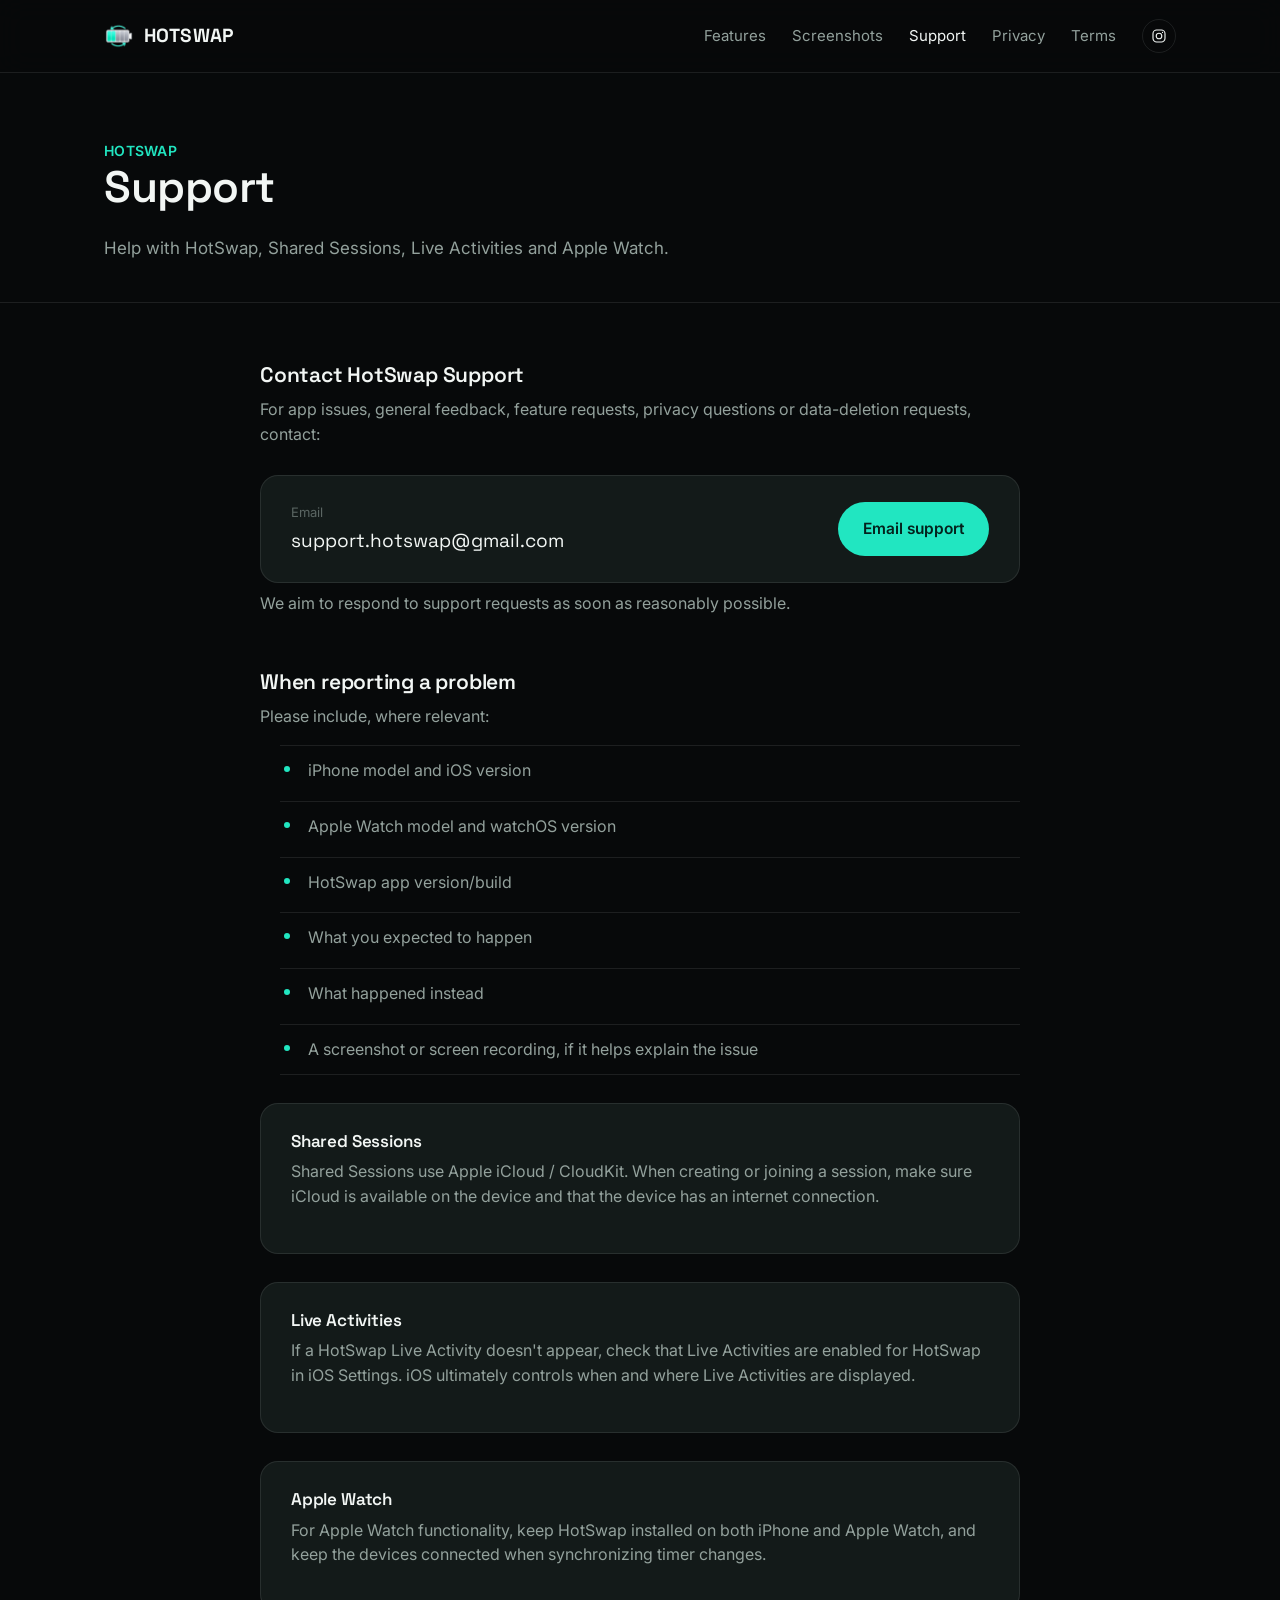
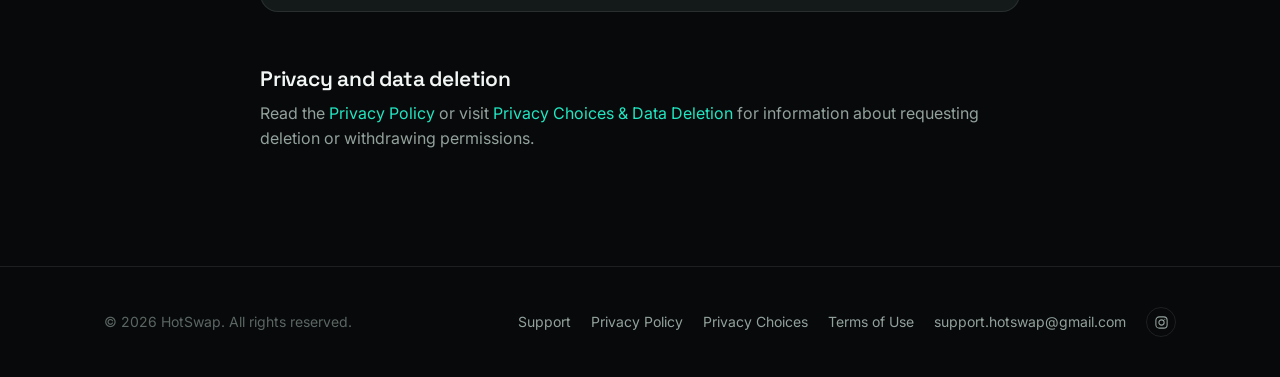
<file: support.html>
<!doctype html>
<html lang="en">
<head>
<meta charset="utf-8">
<meta name="viewport" content="width=device-width, initial-scale=1">
<title>HotSwap — Support</title>
<meta name="description" content="Help with HotSwap: Shared Sessions, Live Activities, Apple Watch and contacting support.">
<meta name="theme-color" content="#07090a">
<link rel="icon" href="img/favicon.png">
<link rel="stylesheet" href="styles.css">
<link rel="preconnect" href="https://fonts.googleapis.com">
<link rel="preconnect" href="https://fonts.gstatic.com" crossorigin>
<link href="https://fonts.googleapis.com/css2?family=Inter:wght@400;500;600;700&family=Space+Grotesk:wght@500;600;700&display=swap" rel="stylesheet">
</head>
<body>

<nav class="nav">
  <div class="wrap">
    <a class="brand" href="index.html"><img src="img/logo-mark.png" alt=""> HOTSWAP</a>
    <button class="nav-toggle" aria-label="Menu" onclick="document.querySelector('.nav-links').classList.toggle('open')">☰</button>
    <div class="nav-links">
      <a href="index.html#features">Features</a>
      <a href="index.html#screenshots">Screenshots</a>
      <a href="support.html" class="active">Support</a>
      <a href="privacy.html">Privacy</a>
      <a href="terms.html">Terms</a>
      <a class="nav-icon-link" href="https://www.instagram.com/hotswap.app?stkn=MXI0ZXZmc3gxMXU3dw%3D%3D&utm_source=qr" target="_blank" rel="noopener" aria-label="HotSwap on Instagram">
        <svg viewBox="0 0 24 24" fill="none" stroke="currentColor" stroke-width="1.7" stroke-linecap="round" stroke-linejoin="round"><rect x="3" y="3" width="18" height="18" rx="5.5"/><circle cx="12" cy="12" r="4.2"/><circle cx="17.3" cy="6.7" r="0.9" fill="currentColor" stroke="none"/></svg>
      </a>
    </div>
  </div>
</nav>

<header class="page-head">
  <div class="wrap">
    <span class="eyebrow">HOTSWAP</span>
    <h1>Support</h1>
    <p>Help with HotSwap, Shared Sessions, Live Activities and Apple Watch.</p>
  </div>
</header>

<div class="doc">

  <h2>Contact HotSwap Support</h2>
  <p>For app issues, general feedback, feature requests, privacy questions or data-deletion requests, contact:</p>

  <div class="contact-box">
    <div>
      <div class="label">Email</div>
      <div class="value">support.hotswap@gmail.com</div>
    </div>
    <a class="btn btn-primary" href="mailto:support.hotswap@gmail.com">Email support</a>
  </div>

  <p>We aim to respond to support requests as soon as reasonably possible.</p>

  <h2>When reporting a problem</h2>
  <p>Please include, where relevant:</p>
  <ul class="checklist">
    <li>iPhone model and iOS version</li>
    <li>Apple Watch model and watchOS version</li>
    <li>HotSwap app version/build</li>
    <li>What you expected to happen</li>
    <li>What happened instead</li>
    <li>A screenshot or screen recording, if it helps explain the issue</li>
  </ul>

  <div class="doc-card">
    <h3>Shared Sessions</h3>
    <p>Shared Sessions use Apple iCloud / CloudKit. When creating or joining a session, make sure iCloud is available on the device and that the device has an internet connection.</p>
  </div>

  <div class="doc-card">
    <h3>Live Activities</h3>
    <p>If a HotSwap Live Activity doesn't appear, check that Live Activities are enabled for HotSwap in iOS Settings. iOS ultimately controls when and where Live Activities are displayed.</p>
  </div>

  <div class="doc-card">
    <h3>Apple Watch</h3>
    <p>For Apple Watch functionality, keep HotSwap installed on both iPhone and Apple Watch, and keep the devices connected when synchronizing timer changes.</p>
  </div>

  <h2>Privacy and data deletion</h2>
  <p>Read the <a href="privacy.html">Privacy Policy</a> or visit <a href="privacy-choices.html">Privacy Choices &amp; Data Deletion</a> for information about requesting deletion or withdrawing permissions.</p>

</div>

<footer>
  <div class="wrap">
    <div class="copyright">© 2026 HotSwap. All rights reserved.</div>
    <div class="foot-links">
      <a href="support.html">Support</a>
      <a href="privacy.html">Privacy Policy</a>
      <a href="privacy-choices.html">Privacy Choices</a>
      <a href="terms.html">Terms of Use</a>
      <a href="mailto:support.hotswap@gmail.com">support.hotswap@gmail.com</a>
      <a class="social-icon" href="https://www.instagram.com/hotswap.app?stkn=MXI0ZXZmc3gxMXU3dw%3D%3D&utm_source=qr" target="_blank" rel="noopener" aria-label="HotSwap on Instagram">
        <svg viewBox="0 0 24 24" fill="none" stroke="currentColor" stroke-width="1.7" stroke-linecap="round" stroke-linejoin="round"><rect x="3" y="3" width="18" height="18" rx="5.5"/><circle cx="12" cy="12" r="4.2"/><circle cx="17.3" cy="6.7" r="0.9" fill="currentColor" stroke="none"/></svg>
      </a>
    </div>
  </div>
</footer>

</body>
</html>
</file>
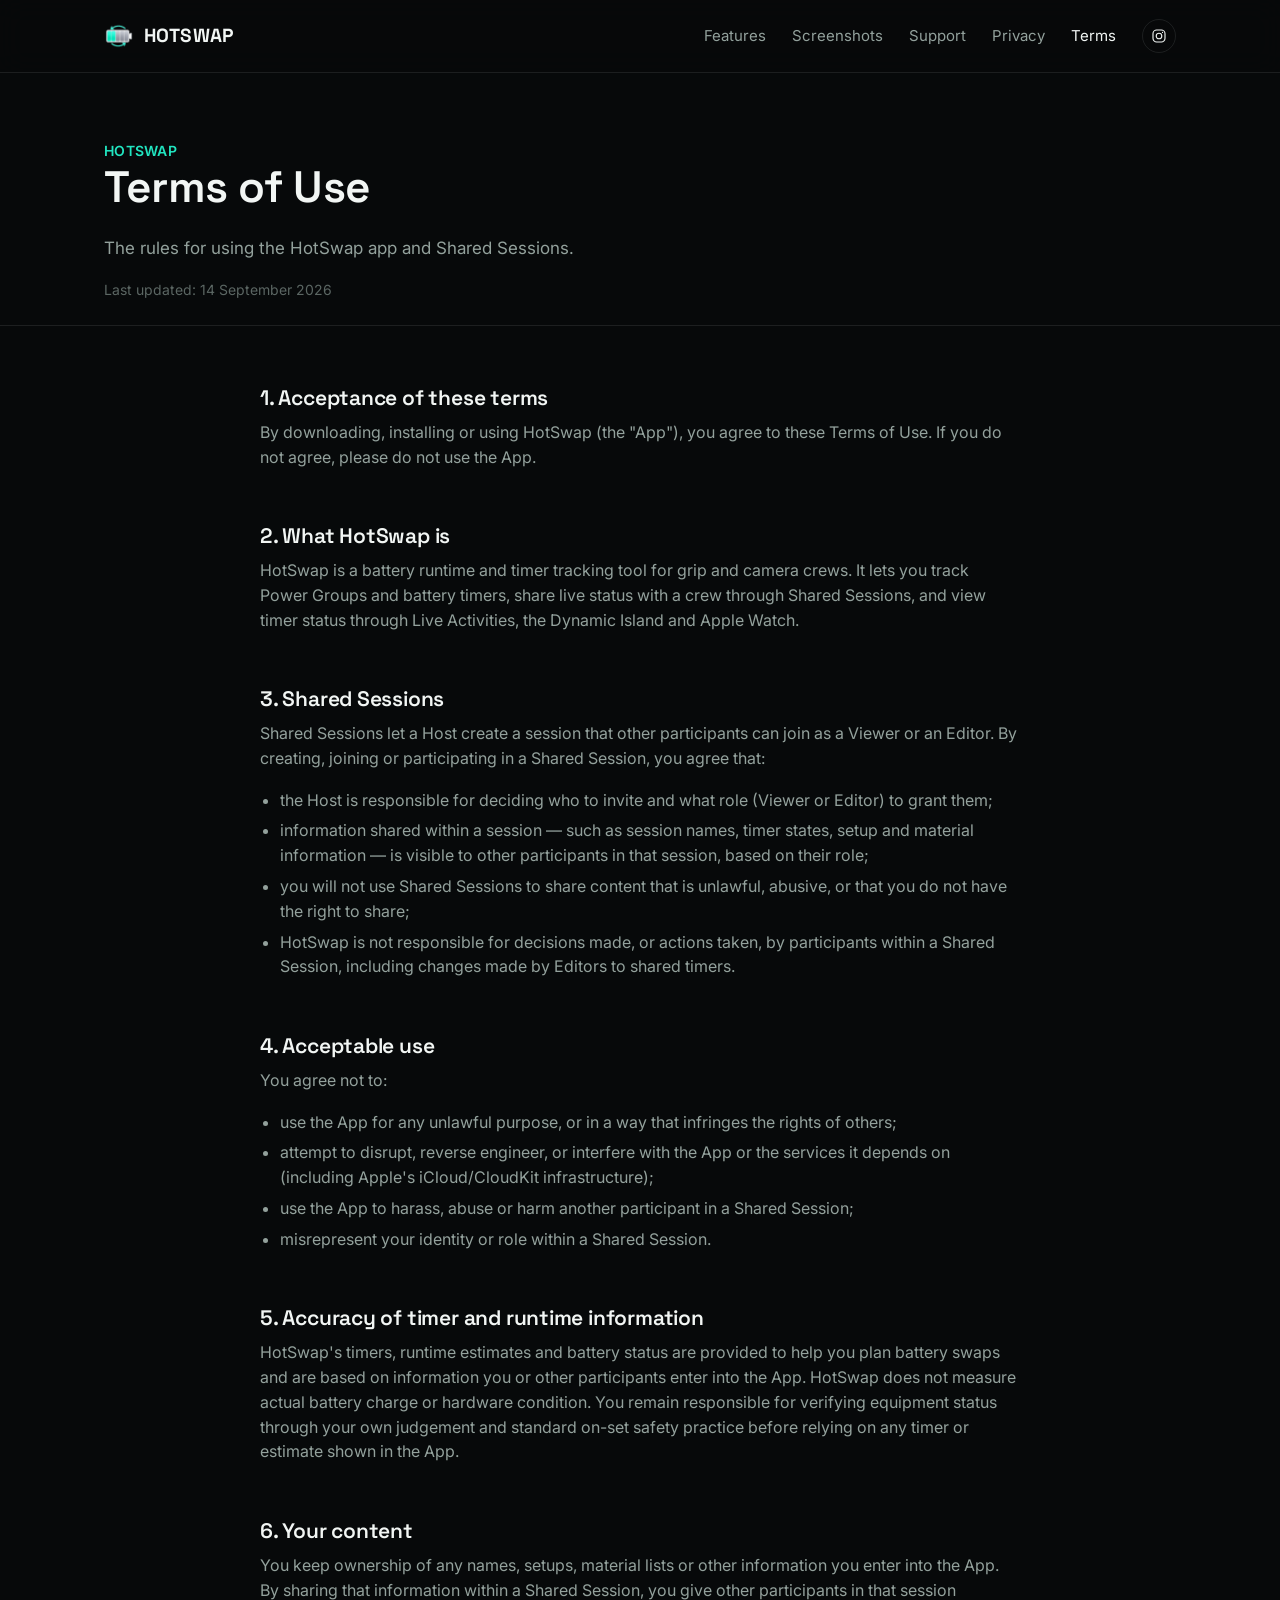
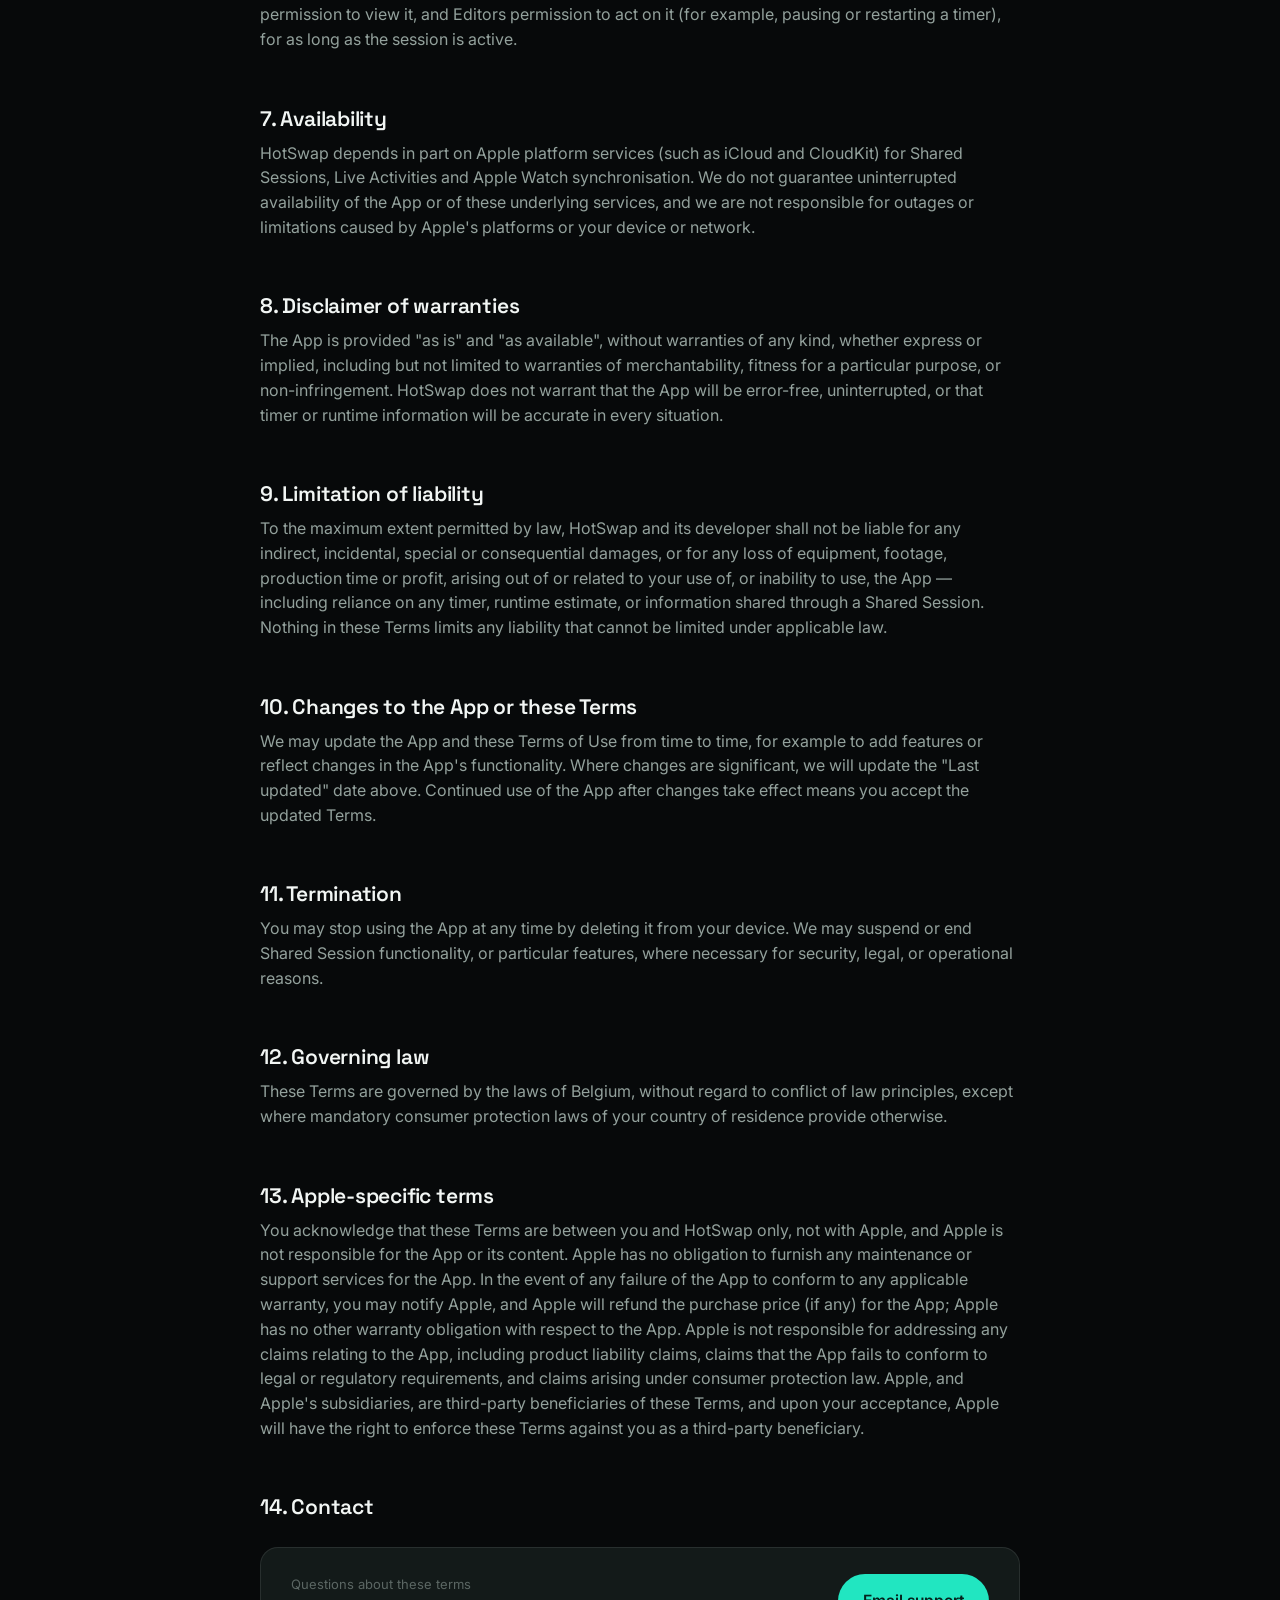
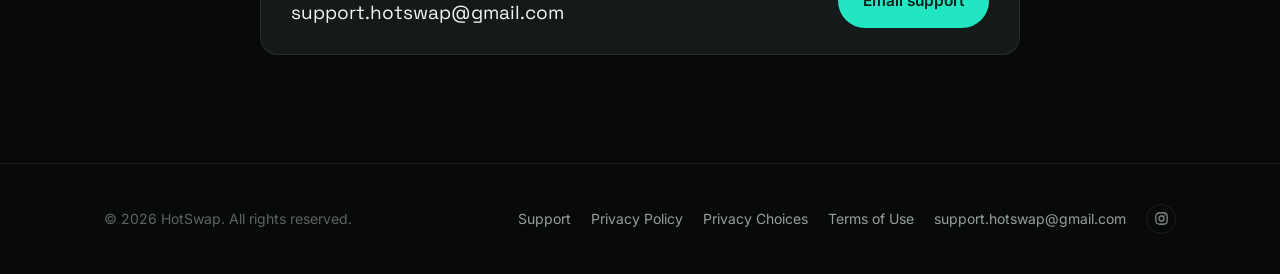
<file: terms.html>
<!doctype html>
<html lang="en">
<head>
<meta charset="utf-8">
<meta name="viewport" content="width=device-width, initial-scale=1">
<title>HotSwap — Terms of Use</title>
<meta name="description" content="HotSwap Terms of Use: the rules for using the app and Shared Sessions.">
<meta name="theme-color" content="#07090a">
<link rel="icon" href="img/favicon.png">
<link rel="stylesheet" href="styles.css">
<link rel="preconnect" href="https://fonts.googleapis.com">
<link rel="preconnect" href="https://fonts.gstatic.com" crossorigin>
<link href="https://fonts.googleapis.com/css2?family=Inter:wght@400;500;600;700&family=Space+Grotesk:wght@500;600;700&display=swap" rel="stylesheet">
</head>
<body>

<nav class="nav">
  <div class="wrap">
    <a class="brand" href="index.html"><img src="img/logo-mark.png" alt=""> HOTSWAP</a>
    <button class="nav-toggle" aria-label="Menu" onclick="document.querySelector('.nav-links').classList.toggle('open')">☰</button>
    <div class="nav-links">
      <a href="index.html#features">Features</a>
      <a href="index.html#screenshots">Screenshots</a>
      <a href="support.html">Support</a>
      <a href="privacy.html">Privacy</a>
      <a href="terms.html" class="active">Terms</a>
      <a class="nav-icon-link" href="https://www.instagram.com/hotswap.app?stkn=MXI0ZXZmc3gxMXU3dw%3D%3D&utm_source=qr" target="_blank" rel="noopener" aria-label="HotSwap on Instagram">
        <svg viewBox="0 0 24 24" fill="none" stroke="currentColor" stroke-width="1.7" stroke-linecap="round" stroke-linejoin="round"><rect x="3" y="3" width="18" height="18" rx="5.5"/><circle cx="12" cy="12" r="4.2"/><circle cx="17.3" cy="6.7" r="0.9" fill="currentColor" stroke="none"/></svg>
      </a>
    </div>
  </div>
</nav>

<header class="page-head">
  <div class="wrap">
    <span class="eyebrow">HOTSWAP</span>
    <h1>Terms of Use</h1>
    <p>The rules for using the HotSwap app and Shared Sessions.</p>
    <div class="updated">Last updated: 14 September 2026</div>
  </div>
</header>

<div class="doc">

  <h2>1. Acceptance of these terms</h2>
  <p>By downloading, installing or using HotSwap (the "App"), you agree to these Terms of Use. If you do not agree, please do not use the App.</p>

  <h2>2. What HotSwap is</h2>
  <p>HotSwap is a battery runtime and timer tracking tool for grip and camera crews. It lets you track Power Groups and battery timers, share live status with a crew through Shared Sessions, and view timer status through Live Activities, the Dynamic Island and Apple Watch.</p>

  <h2>3. Shared Sessions</h2>
  <p>Shared Sessions let a Host create a session that other participants can join as a Viewer or an Editor. By creating, joining or participating in a Shared Session, you agree that:</p>
  <ul>
    <li>the Host is responsible for deciding who to invite and what role (Viewer or Editor) to grant them;</li>
    <li>information shared within a session — such as session names, timer states, setup and material information — is visible to other participants in that session, based on their role;</li>
    <li>you will not use Shared Sessions to share content that is unlawful, abusive, or that you do not have the right to share;</li>
    <li>HotSwap is not responsible for decisions made, or actions taken, by participants within a Shared Session, including changes made by Editors to shared timers.</li>
  </ul>

  <h2>4. Acceptable use</h2>
  <p>You agree not to:</p>
  <ul>
    <li>use the App for any unlawful purpose, or in a way that infringes the rights of others;</li>
    <li>attempt to disrupt, reverse engineer, or interfere with the App or the services it depends on (including Apple's iCloud/CloudKit infrastructure);</li>
    <li>use the App to harass, abuse or harm another participant in a Shared Session;</li>
    <li>misrepresent your identity or role within a Shared Session.</li>
  </ul>

  <h2>5. Accuracy of timer and runtime information</h2>
  <p>HotSwap's timers, runtime estimates and battery status are provided to help you plan battery swaps and are based on information you or other participants enter into the App. HotSwap does not measure actual battery charge or hardware condition. You remain responsible for verifying equipment status through your own judgement and standard on-set safety practice before relying on any timer or estimate shown in the App.</p>

  <h2>6. Your content</h2>
  <p>You keep ownership of any names, setups, material lists or other information you enter into the App. By sharing that information within a Shared Session, you give other participants in that session permission to view it, and Editors permission to act on it (for example, pausing or restarting a timer), for as long as the session is active.</p>

  <h2>7. Availability</h2>
  <p>HotSwap depends in part on Apple platform services (such as iCloud and CloudKit) for Shared Sessions, Live Activities and Apple Watch synchronisation. We do not guarantee uninterrupted availability of the App or of these underlying services, and we are not responsible for outages or limitations caused by Apple's platforms or your device or network.</p>

  <h2>8. Disclaimer of warranties</h2>
  <p>The App is provided "as is" and "as available", without warranties of any kind, whether express or implied, including but not limited to warranties of merchantability, fitness for a particular purpose, or non-infringement. HotSwap does not warrant that the App will be error-free, uninterrupted, or that timer or runtime information will be accurate in every situation.</p>

  <h2>9. Limitation of liability</h2>
  <p>To the maximum extent permitted by law, HotSwap and its developer shall not be liable for any indirect, incidental, special or consequential damages, or for any loss of equipment, footage, production time or profit, arising out of or related to your use of, or inability to use, the App — including reliance on any timer, runtime estimate, or information shared through a Shared Session. Nothing in these Terms limits any liability that cannot be limited under applicable law.</p>

  <h2>10. Changes to the App or these Terms</h2>
  <p>We may update the App and these Terms of Use from time to time, for example to add features or reflect changes in the App's functionality. Where changes are significant, we will update the "Last updated" date above. Continued use of the App after changes take effect means you accept the updated Terms.</p>

  <h2>11. Termination</h2>
  <p>You may stop using the App at any time by deleting it from your device. We may suspend or end Shared Session functionality, or particular features, where necessary for security, legal, or operational reasons.</p>

  <h2>12. Governing law</h2>
  <p>These Terms are governed by the laws of Belgium, without regard to conflict of law principles, except where mandatory consumer protection laws of your country of residence provide otherwise.</p>

  <h2>13. Apple-specific terms</h2>
  <p>You acknowledge that these Terms are between you and HotSwap only, not with Apple, and Apple is not responsible for the App or its content. Apple has no obligation to furnish any maintenance or support services for the App. In the event of any failure of the App to conform to any applicable warranty, you may notify Apple, and Apple will refund the purchase price (if any) for the App; Apple has no other warranty obligation with respect to the App. Apple is not responsible for addressing any claims relating to the App, including product liability claims, claims that the App fails to conform to legal or regulatory requirements, and claims arising under consumer protection law. Apple, and Apple's subsidiaries, are third-party beneficiaries of these Terms, and upon your acceptance, Apple will have the right to enforce these Terms against you as a third-party beneficiary.</p>

  <h2>14. Contact</h2>
  <div class="contact-box">
    <div>
      <div class="label">Questions about these terms</div>
      <div class="value">support.hotswap@gmail.com</div>
    </div>
    <a class="btn btn-primary" href="mailto:support.hotswap@gmail.com">Email support</a>
  </div>

</div>

<footer>
  <div class="wrap">
    <div class="copyright">© 2026 HotSwap. All rights reserved.</div>
    <div class="foot-links">
      <a href="support.html">Support</a>
      <a href="privacy.html">Privacy Policy</a>
      <a href="privacy-choices.html">Privacy Choices</a>
      <a href="terms.html">Terms of Use</a>
      <a href="mailto:support.hotswap@gmail.com">support.hotswap@gmail.com</a>
      <a class="social-icon" href="https://www.instagram.com/hotswap.app?stkn=MXI0ZXZmc3gxMXU3dw%3D%3D&utm_source=qr" target="_blank" rel="noopener" aria-label="HotSwap on Instagram">
        <svg viewBox="0 0 24 24" fill="none" stroke="currentColor" stroke-width="1.7" stroke-linecap="round" stroke-linejoin="round"><rect x="3" y="3" width="18" height="18" rx="5.5"/><circle cx="12" cy="12" r="4.2"/><circle cx="17.3" cy="6.7" r="0.9" fill="currentColor" stroke="none"/></svg>
      </a>
    </div>
  </div>
</footer>

</body>
</html>
</file>
<file: styles.css>
/* HotSwap — marketing & support site */

:root {
  --bg: #07090a;
  --bg-raised: #0f1313;
  --surface: #131a19;
  --border: rgba(255, 255, 255, 0.09);
  --teal: #21e6c1;
  --teal-dim: #158f79;
  --text: #f2f6f4;
  --text-muted: #93a19c;
  --text-faint: #5b6663;
  --radius-sm: 10px;
  --radius-md: 18px;
  --radius-lg: 32px;
  --max: 1120px;
}

* { box-sizing: border-box; min-width: 0; }

html {
  scroll-behavior: smooth;
  overflow-x: hidden;
  width: 100%;
}

body {
  margin: 0;
  overflow-x: hidden;
  width: 100%;
  background: var(--bg);
  color: var(--text);
  font-family: "Inter", -apple-system, BlinkMacSystemFont, "Segoe UI", Roboto, sans-serif;
  font-size: 17px;
  line-height: 1.55;
  -webkit-font-smoothing: antialiased;
}

h1, h2, h3, h4 {
  font-family: "Space Grotesk", "Inter", sans-serif;
  font-weight: 600;
  line-height: 1.12;
  margin: 0 0 0.5em;
  letter-spacing: -0.01em;
}

p { margin: 0 0 1em; color: var(--text-muted); }

a { color: var(--teal); text-decoration: none; }
a:hover { text-decoration: underline; }

img { max-width: 100%; display: block; }

svg { display: block; }

.wrap {
  max-width: var(--max);
  margin: 0 auto;
  padding: 0 24px;
  width: 100%;
}

/* ---------- Nav ---------- */

.nav {
  position: sticky;
  top: 0;
  z-index: 40;
  background: rgba(7, 9, 10, 0.86);
  backdrop-filter: blur(14px);
  border-bottom: 1px solid var(--border);
}

.nav .wrap {
  display: flex;
  align-items: center;
  justify-content: space-between;
  height: 72px;
}

.brand {
  display: flex;
  align-items: center;
  gap: 10px;
  font-family: "Space Grotesk", sans-serif;
  font-weight: 700;
  font-size: 19px;
  letter-spacing: 0.02em;
  color: var(--text);
  flex-shrink: 0;
}

.brand img { width: 30px; height: 30px; flex-shrink: 0; }
.brand:hover { text-decoration: none; }

.nav-links {
  display: flex;
  align-items: center;
  gap: 26px;
  font-size: 15px;
  color: var(--text-muted);
}

.nav-links a { color: var(--text-muted); }
.nav-links a:hover, .nav-links a.active { color: var(--text); text-decoration: none; }

.nav-icon-link {
  display: inline-flex;
  align-items: center;
  justify-content: center;
  width: 34px;
  height: 34px;
  border-radius: 50%;
  border: 1px solid var(--border);
  color: var(--text) !important;
}
.nav-icon-link:hover { border-color: var(--teal); color: var(--teal) !important; }
.nav-icon-link svg { width: 16px; height: 16px; }

.nav-toggle { display: none; }

@media (max-width: 720px) {
  .nav-links {
    position: absolute;
    top: 72px;
    left: 0;
    right: 0;
    background: var(--bg-raised);
    border-bottom: 1px solid var(--border);
    flex-direction: column;
    align-items: stretch;
    gap: 0;
    display: none;
  }
  .nav-links.open { display: flex; }
  .nav-links a:not(.nav-icon-link) { padding: 16px 24px; border-top: 1px solid var(--border); }
  .nav-links .nav-icon-link { margin: 16px 24px; align-self: flex-start; border-top: none; }
  .nav-toggle {
    display: block;
    background: none;
    border: 1px solid var(--border);
    border-radius: 8px;
    width: 40px;
    height: 40px;
    color: var(--text);
    font-size: 18px;
    flex-shrink: 0;
  }
}

/* ---------- Hero ---------- */

.hero {
  padding: 88px 0 40px;
  position: relative;
  overflow: hidden;
}

.hero::before {
  content: "";
  position: absolute;
  top: -220px;
  right: -160px;
  width: 620px;
  height: 620px;
  max-width: 100vw;
  background: radial-gradient(circle, rgba(33, 230, 193, 0.16), transparent 70%);
  pointer-events: none;
}

.eyebrow {
  color: var(--teal);
  font-size: 14px;
  font-weight: 600;
  letter-spacing: 0.02em;
  margin-bottom: 14px;
}

.hero-grid {
  display: grid;
  grid-template-columns: 1.05fr 0.95fr;
  gap: 40px;
  align-items: center;
}

.hero h1 {
  font-size: clamp(32px, 5.4vw, 58px);
  max-width: 11.5ch;
}

.hero .lead {
  font-size: 18px;
  max-width: 46ch;
  color: var(--text-muted);
  margin-bottom: 32px;
}

.cta-row { display: flex; gap: 14px; flex-wrap: wrap; margin-bottom: 8px; }

.btn {
  display: inline-flex;
  align-items: center;
  gap: 8px;
  padding: 14px 24px;
  border-radius: 999px;
  font-weight: 600;
  font-size: 15.5px;
  border: 1px solid transparent;
  white-space: nowrap;
}

.btn svg { width: 17px; height: 17px; flex-shrink: 0; }

.btn-primary {
  background: var(--teal);
  color: #04231d;
}
.btn-primary:hover { background: #3cf2ce; text-decoration: none; }

.btn-ghost {
  border-color: var(--border);
  color: var(--text);
}
.btn-ghost:hover { border-color: var(--teal); text-decoration: none; color: var(--teal); }

.btn-instagram {
  border-color: var(--border);
  color: var(--text);
}
.btn-instagram:hover { border-color: #e1306c; color: #ff5c96; text-decoration: none; }

.hero-shots {
  position: relative;
  display: flex;
  justify-content: center;
  align-items: center;
  padding: 20px 0 0;
}

.phone {
  border-radius: 9.5% / 4.6%;
  overflow: hidden;
  border: 1px solid var(--border);
  box-shadow: 0 30px 70px -20px rgba(0, 0, 0, 0.65);
  background: #000;
  width: 230px;
  max-width: 100%;
  flex-shrink: 0;
}

.phone img { width: 100%; display: block; }

.hero-shots .phone--back {
  transform: rotate(6deg) translate(40px, 18px);
  opacity: 0.85;
}

.hero-shots .phone--front {
  transform: rotate(-6deg);
  z-index: 2;
  margin-left: -60px;
}

/* Apple Watch frame */

.watch {
  position: relative;
  width: 148px;
  max-width: 42vw;
  border-radius: 30% / 22%;
  overflow: hidden;
  border: 2px solid #1c2222;
  background: #000;
  box-shadow: 0 24px 50px -18px rgba(0, 0, 0, 0.6);
  flex-shrink: 0;
}

.watch::after {
  content: "";
  position: absolute;
  right: -5px;
  top: 50%;
  transform: translateY(-50%);
  width: 8px;
  height: 15%;
  min-height: 26px;
  background: #23292a;
  border-radius: 3px;
  border: 1px solid rgba(255, 255, 255, 0.1);
}

.watch img { width: 100%; display: block; }

/* ---------- Sections ---------- */

section { padding: 84px 0; overflow: hidden; }

.section-head {
  max-width: 620px;
  margin: 0 auto 48px;
  text-align: center;
}

.section-head h2 { font-size: clamp(26px, 3.6vw, 38px); }
.section-head .eyebrow { display: block; }

/* Feature grid */

.features-grid {
  display: grid;
  grid-template-columns: repeat(3, 1fr);
  gap: 1px;
  background: var(--border);
  border: 1px solid var(--border);
  border-radius: var(--radius-md);
  overflow: hidden;
}

.feature {
  background: var(--bg-raised);
  padding: 32px 28px;
}

.feature h3 { font-size: 18px; margin-bottom: 8px; color: var(--text); }
.feature p { font-size: 15px; margin: 0; }

.feature-icon {
  width: 42px;
  height: 42px;
  border-radius: 11px;
  background: rgba(33, 230, 193, 0.12);
  color: var(--teal);
  display: flex;
  align-items: center;
  justify-content: center;
  margin-bottom: 18px;
}

.feature-icon svg { width: 22px; height: 22px; }

@media (max-width: 860px) {
  .features-grid { grid-template-columns: 1fr; }
}

/* Showcase (alternating screenshots) */

.showcase-row {
  display: grid;
  grid-template-columns: 260px 1fr;
  gap: 48px;
  align-items: center;
  padding: 46px 0;
  border-top: 1px solid var(--border);
}

.showcase-row:last-child { border-bottom: 1px solid var(--border); }

.showcase-row.reverse { grid-template-columns: 1fr 260px; }
.showcase-row.reverse .showcase-copy { order: -1; }

.showcase-shot { display: flex; justify-content: center; min-width: 0; }
.showcase-shot .phone { width: 100%; max-width: 240px; margin: 0 auto; }

.showcase-copy { min-width: 0; }

.showcase-copy .index {
  color: var(--text-faint);
  font-size: 14px;
  font-family: "Space Grotesk", sans-serif;
  margin-bottom: 10px;
}

.showcase-copy h3 { font-size: 23px; margin-bottom: 10px; }
.showcase-copy p { font-size: 16px; max-width: 42ch; }

@media (max-width: 760px) {
  .showcase-row, .showcase-row.reverse {
    grid-template-columns: 1fr;
    text-align: left;
  }
  .showcase-row.reverse .showcase-copy { order: 0; }
  .showcase-shot .phone { width: 190px; max-width: 60vw; }
}

/* Watch showcase */

.watch-grid {
  display: grid;
  grid-template-columns: repeat(3, 1fr);
  gap: 28px;
  align-items: start;
}

.watch-card {
  text-align: center;
  background: var(--bg-raised);
  border: 1px solid var(--border);
  border-radius: var(--radius-md);
  padding: 32px 20px 28px;
}

.watch-card .watch { margin: 0 auto 20px; }
.watch-card h3 { font-size: 17px; margin-bottom: 8px; }
.watch-card p { font-size: 14.5px; margin: 0; }

@media (max-width: 760px) {
  .watch-grid { grid-template-columns: 1fr; max-width: 320px; margin: 0 auto; }
}

/* CTA band */

.cta-band {
  background: linear-gradient(135deg, #0f1e1b, #0a1211);
  border: 1px solid var(--border);
  border-radius: var(--radius-lg);
  padding: 56px;
  text-align: center;
}

.cta-band h2 { font-size: clamp(24px, 3.6vw, 34px); margin-bottom: 12px; }
.cta-band p { max-width: 48ch; margin: 0 auto 28px; }
.cta-band .cta-row { justify-content: center; }

@media (max-width: 480px) {
  .cta-band { padding: 40px 22px; }
}

/* ---------- Simple content pages (privacy / support) ---------- */

.page-head {
  padding: 64px 0 24px;
  border-bottom: 1px solid var(--border);
  overflow: hidden;
}

.page-head .eyebrow { margin-bottom: 12px; }
.page-head h1 { font-size: clamp(28px, 4vw, 44px); }
.page-head .updated { color: var(--text-faint); font-size: 14px; margin-top: 18px; }

.doc {
  padding: 56px 0 100px;
  max-width: 760px;
  margin: 0 auto;
}

.doc h2 {
  font-size: 21px;
  margin-top: 2.4em;
  padding-top: 0.2em;
}
.doc h2:first-child { margin-top: 0; }

.doc h3 {
  font-size: 17px;
  color: var(--text);
  margin-top: 1.6em;
}

.doc p, .doc li { color: var(--text-muted); font-size: 16px; }
.doc ul { padding-left: 20px; }
.doc li { margin-bottom: 6px; }

.doc-card {
  background: var(--surface);
  border: 1px solid var(--border);
  border-radius: var(--radius-md);
  padding: 28px 30px;
  margin: 28px 0;
}

.doc-card h3 { margin-top: 0; }

.contact-box {
  display: flex;
  align-items: center;
  justify-content: space-between;
  gap: 18px;
  flex-wrap: wrap;
  background: var(--surface);
  border: 1px solid var(--border);
  border-radius: var(--radius-md);
  padding: 26px 30px;
  margin: 28px 0 8px;
}

.contact-box .label { color: var(--text-faint); font-size: 13px; text-transform: none; margin-bottom: 4px; }
.contact-box .value { font-family: "Space Grotesk", sans-serif; font-size: 19px; color: var(--text); word-break: break-word; }

/* Support list */

.checklist { list-style: none; padding: 0; margin: 0; }
.checklist li {
  padding: 12px 0 12px 28px;
  border-top: 1px solid var(--border);
  position: relative;
  color: var(--text-muted);
}
.checklist li::before {
  content: "";
  position: absolute;
  left: 4px;
  top: 20px;
  width: 6px;
  height: 6px;
  border-radius: 50%;
  background: var(--teal);
}
.checklist li:last-child { border-bottom: 1px solid var(--border); }

/* ---------- Footer ---------- */

footer {
  border-top: 1px solid var(--border);
  padding: 40px 0;
}

footer .wrap {
  display: flex;
  justify-content: space-between;
  align-items: center;
  flex-wrap: wrap;
  gap: 16px;
}

footer .foot-links { display: flex; align-items: center; gap: 20px; font-size: 14px; flex-wrap: wrap; }
footer .foot-links a { color: var(--text-muted); }
footer .copyright { color: var(--text-faint); font-size: 14px; }

.social-icon {
  display: inline-flex;
  align-items: center;
  justify-content: center;
  width: 30px;
  height: 30px;
  border-radius: 50%;
  border: 1px solid var(--border);
  color: var(--text-muted) !important;
}
.social-icon svg { width: 15px; height: 15px; }
.social-icon:hover { border-color: #e1306c; color: #ff5c96 !important; }

/* ---------- Responsive ---------- */

@media (max-width: 900px) {
  .hero-shots { transform: scale(0.94); }
}

@media (max-width: 720px) {
  .hero-grid { grid-template-columns: 1fr; }
  .hero-shots { margin-top: 40px; transform: none; }
  section { padding: 56px 0; }
}

@media (max-width: 560px) {
  body { font-size: 16px; }
  .hero { padding: 64px 0 24px; }
  .hero-shots .phone { width: 168px; }
  .hero-shots .phone--front { margin-left: -46px; }
  .hero-shots .phone--back { transform: rotate(6deg) translate(24px, 14px); }
  .cta-row .btn { flex: 1 1 auto; justify-content: center; }
}

@media (max-width: 400px) {
  .wrap { padding: 0 18px; }
  .hero-shots .phone { width: 148px; }
  .hero-shots .phone--front { margin-left: -40px; }
}

/* ---------- Feature card micro-interactions ---------- */

.feature {
  transition: transform 0.22s ease, background 0.22s ease;
  cursor: default;
}
.feature:hover, .feature:focus-within {
  background: #141c1b;
  transform: translateY(-3px);
}
.feature:active { transform: translateY(-1px); }

.feature-icon { transition: transform 0.3s cubic-bezier(.34,1.56,.64,1), background 0.22s ease; }
.feature:hover .feature-icon {
  transform: scale(1.1) rotate(-4deg);
  background: rgba(33, 230, 193, 0.2);
}

/* ---------- Interactive timer demo ---------- */

.demo-wrap { display: flex; flex-direction: column; align-items: center; }

.timer-demo-card {
  width: 100%;
  max-width: 340px;
  background: rgba(255, 255, 255, 0.055);
  border: 1px solid var(--border);
  border-radius: 24px;
  padding: 22px 22px 20px;
}

.timer-demo-head {
  display: flex;
  align-items: center;
  justify-content: space-between;
  margin-bottom: 16px;
}

.timer-demo-head .who { display: flex; flex-direction: column; gap: 2px; }
.timer-demo-head .who .name { font-weight: 700; font-size: 15.5px; color: var(--text); }
.timer-demo-head .who .cat { font-size: 12.5px; color: var(--text-faint); }

.timer-demo-badge {
  font-size: 11.5px;
  font-weight: 800;
  letter-spacing: 0.03em;
  padding: 5px 10px;
  border-radius: 999px;
  color: var(--teal);
  background: rgba(33, 230, 193, 0.12);
  transition: color 0.3s ease, background 0.3s ease;
}

.timer-ring-wrap {
  position: relative;
  width: 148px;
  height: 148px;
  margin: 4px auto 14px;
}

.timer-ring-wrap > svg { width: 100%; height: 100%; transform: rotate(-90deg); }

.timer-ring-bg { fill: none; stroke: rgba(255,255,255,0.08); stroke-width: 11; }
.timer-ring-progress {
  fill: none;
  stroke: var(--teal);
  stroke-width: 11;
  stroke-linecap: round;
  transition: stroke-dashoffset 0.6s cubic-bezier(.4,0,.2,1), stroke 0.3s ease;
}

.timer-ring-center {
  position: absolute;
  inset: 0;
  display: flex;
  align-items: center;
  justify-content: center;
  color: var(--teal);
  transition: color 0.3s ease;
}
.timer-ring-center svg { width: 40px; height: 40px; }

.timer-demo-time {
  text-align: center;
  font-family: "Space Grotesk", monospace;
  font-weight: 700;
  font-size: 36px;
  letter-spacing: -0.02em;
  color: var(--teal);
  transition: color 0.3s ease;
  margin-bottom: 4px;
}

.timer-demo-status {
  text-align: center;
  font-size: 13px;
  color: var(--text-muted);
  margin-bottom: 18px;
  min-height: 18px;
  transition: color 0.3s ease;
}

.timer-demo-buttons {
  display: flex;
  justify-content: center;
  gap: 14px;
}

.timer-btn {
  width: 46px;
  height: 46px;
  border-radius: 50%;
  border: none;
  display: flex;
  align-items: center;
  justify-content: center;
  cursor: pointer;
  transition: transform 0.25s cubic-bezier(.34,1.56,.64,1), background 0.2s ease;
  -webkit-tap-highlight-color: transparent;
}
.timer-btn svg { width: 17px; height: 17px; }
.timer-btn:active { transform: scale(0.92); }

.timer-btn--pause { background: rgba(255,255,255,0.08); color: var(--text); }
.timer-btn--pause:hover { background: rgba(255,255,255,0.14); }

.timer-btn--restart { background: rgba(33, 230, 193, 0.12); color: var(--teal); }
.timer-btn--restart:hover { background: rgba(33, 230, 193, 0.2); }
.timer-btn--restart.pulse { animation: restartPulse 0.32s ease; }

.timer-btn--stop { background: rgba(255, 90, 90, 0.12); color: #ff5a5a; }
.timer-btn--stop:hover { background: rgba(255, 90, 90, 0.2); }

@keyframes restartPulse {
  0% { transform: scale(1); }
  50% { transform: scale(1.16); }
  100% { transform: scale(1); }
}

@keyframes spinOnce {
  from { transform: rotate(0deg); }
  to { transform: rotate(360deg); }
}
.timer-btn--restart.pulse svg { animation: spinOnce 0.4s ease; }

.demo-caption {
  text-align: center;
  font-size: 13.5px;
  color: var(--text-faint);
  margin-top: 18px;
  max-width: 380px;
  margin-left: auto;
  margin-right: auto;
}

/* ---------- Multi-card timer demo (Head / Core) ---------- */

.timer-ring-center svg {
  width: 40px;
  height: 40px;
  transform: none;
}

.timer-demo-group {
  display: grid;
  grid-template-columns: 1fr 1fr;
  gap: 20px;
  width: 100%;
  max-width: 680px;
  margin: 0 auto;
  align-items: start;
}

.timer-demo-group .timer-demo-card { max-width: none; width: 100%; }

.pg-label {
  display: flex;
  align-items: center;
  gap: 6px;
  font-size: 12.5px;
  font-weight: 700;
  color: var(--teal);
  text-transform: uppercase;
  letter-spacing: 0.04em;
  margin-bottom: 10px;
}
.pg-label svg { width: 12px; height: 12px; }

.timer-demo-allrow {
  display: flex;
  gap: 10px;
  width: 100%;
  max-width: 680px;
  margin: 18px auto 0;
}

.all-btn {
  flex: 1;
  display: flex;
  align-items: center;
  justify-content: center;
  gap: 7px;
  padding: 13px 10px;
  border-radius: 12px;
  border: none;
  font-weight: 700;
  font-size: 13.5px;
  font-family: inherit;
  cursor: pointer;
  transition: background 0.2s ease, transform 0.15s ease;
  -webkit-tap-highlight-color: transparent;
}
.all-btn svg { width: 15px; height: 15px; flex-shrink: 0; }
.all-btn:active { transform: scale(0.96); }

.all-btn--pause { background: rgba(255, 255, 255, 0.08); color: var(--text); }
.all-btn--pause:hover { background: rgba(255, 255, 255, 0.14); }

.all-btn--restart { background: rgba(33, 230, 193, 0.12); color: var(--teal); }
.all-btn--restart:hover { background: rgba(33, 230, 193, 0.2); }

.all-btn--stop { background: rgba(255, 90, 90, 0.12); color: #ff5a5a; }
.all-btn--stop:hover { background: rgba(255, 90, 90, 0.2); }

@media (max-width: 640px) {
  .timer-demo-group { grid-template-columns: 1fr; max-width: 340px; }
  .timer-demo-allrow { max-width: 340px; flex-wrap: wrap; }
  .all-btn { min-width: 45%; }
}
</file>
